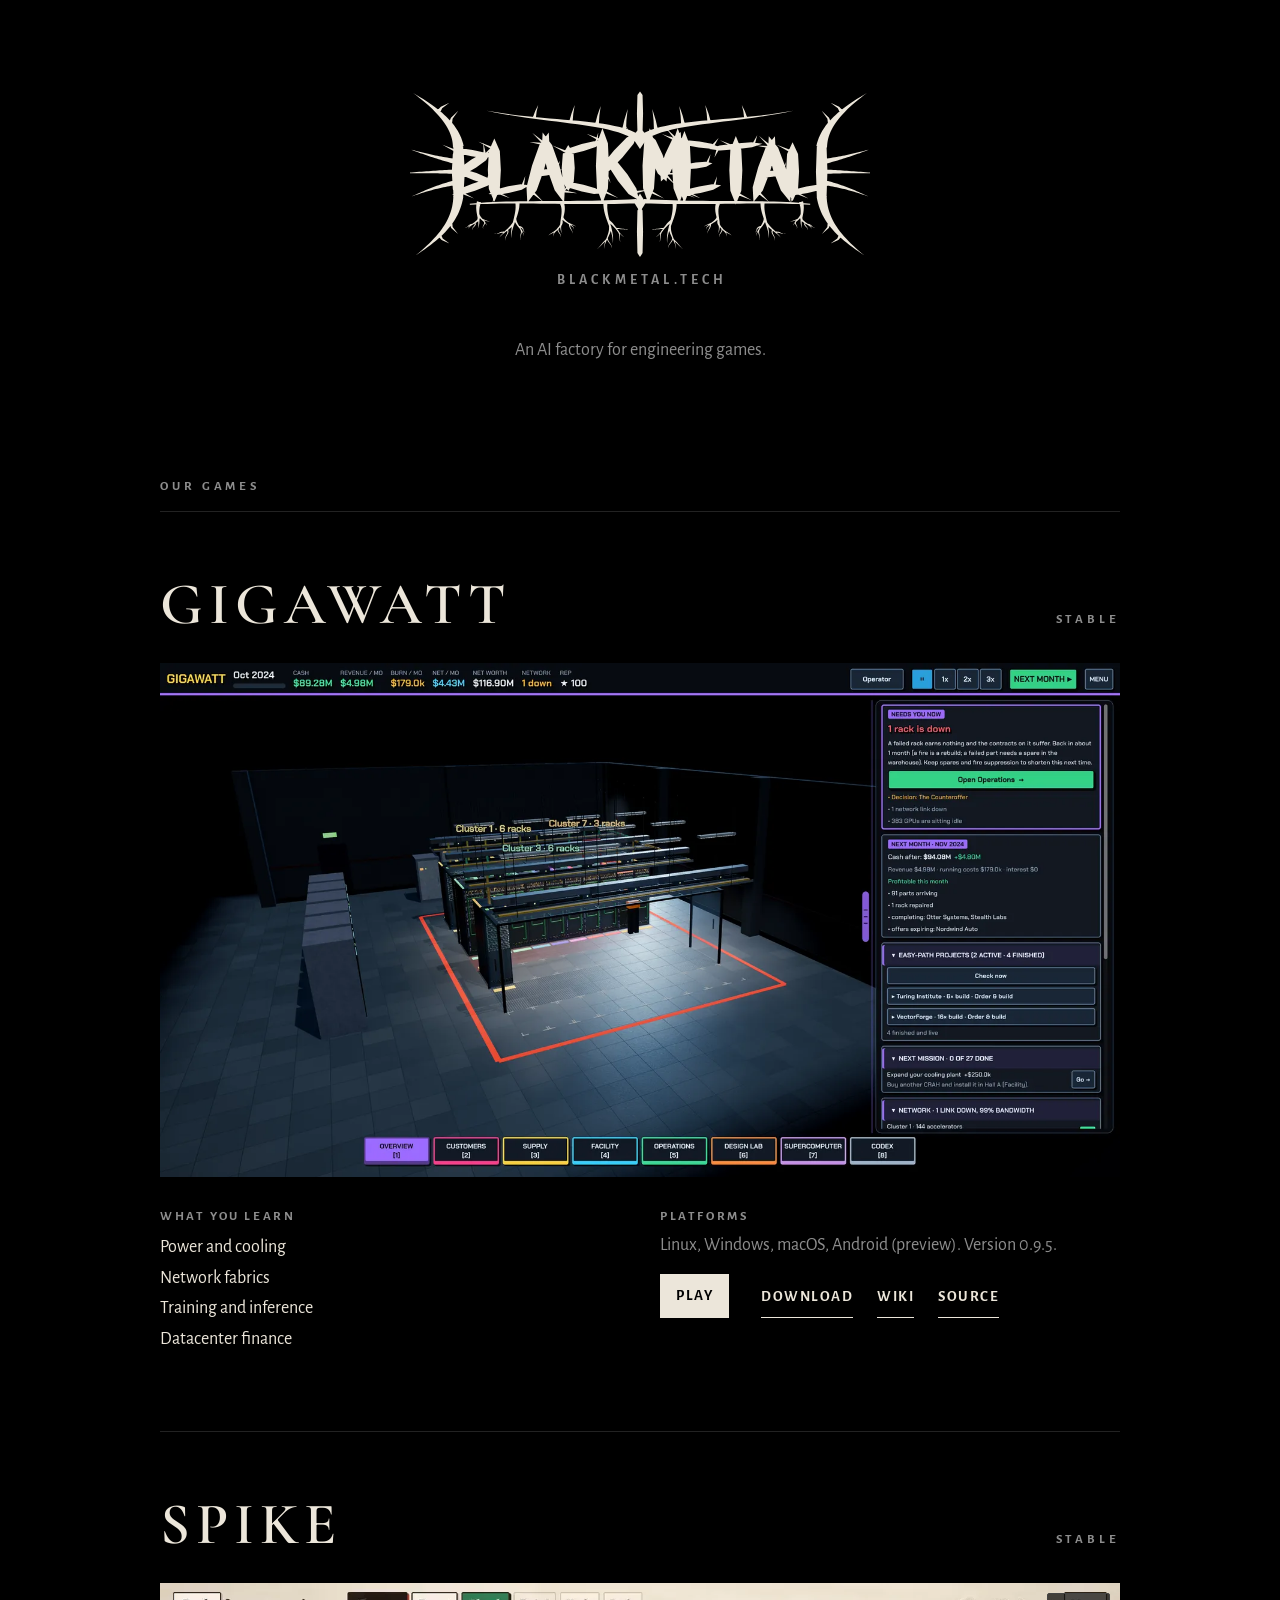
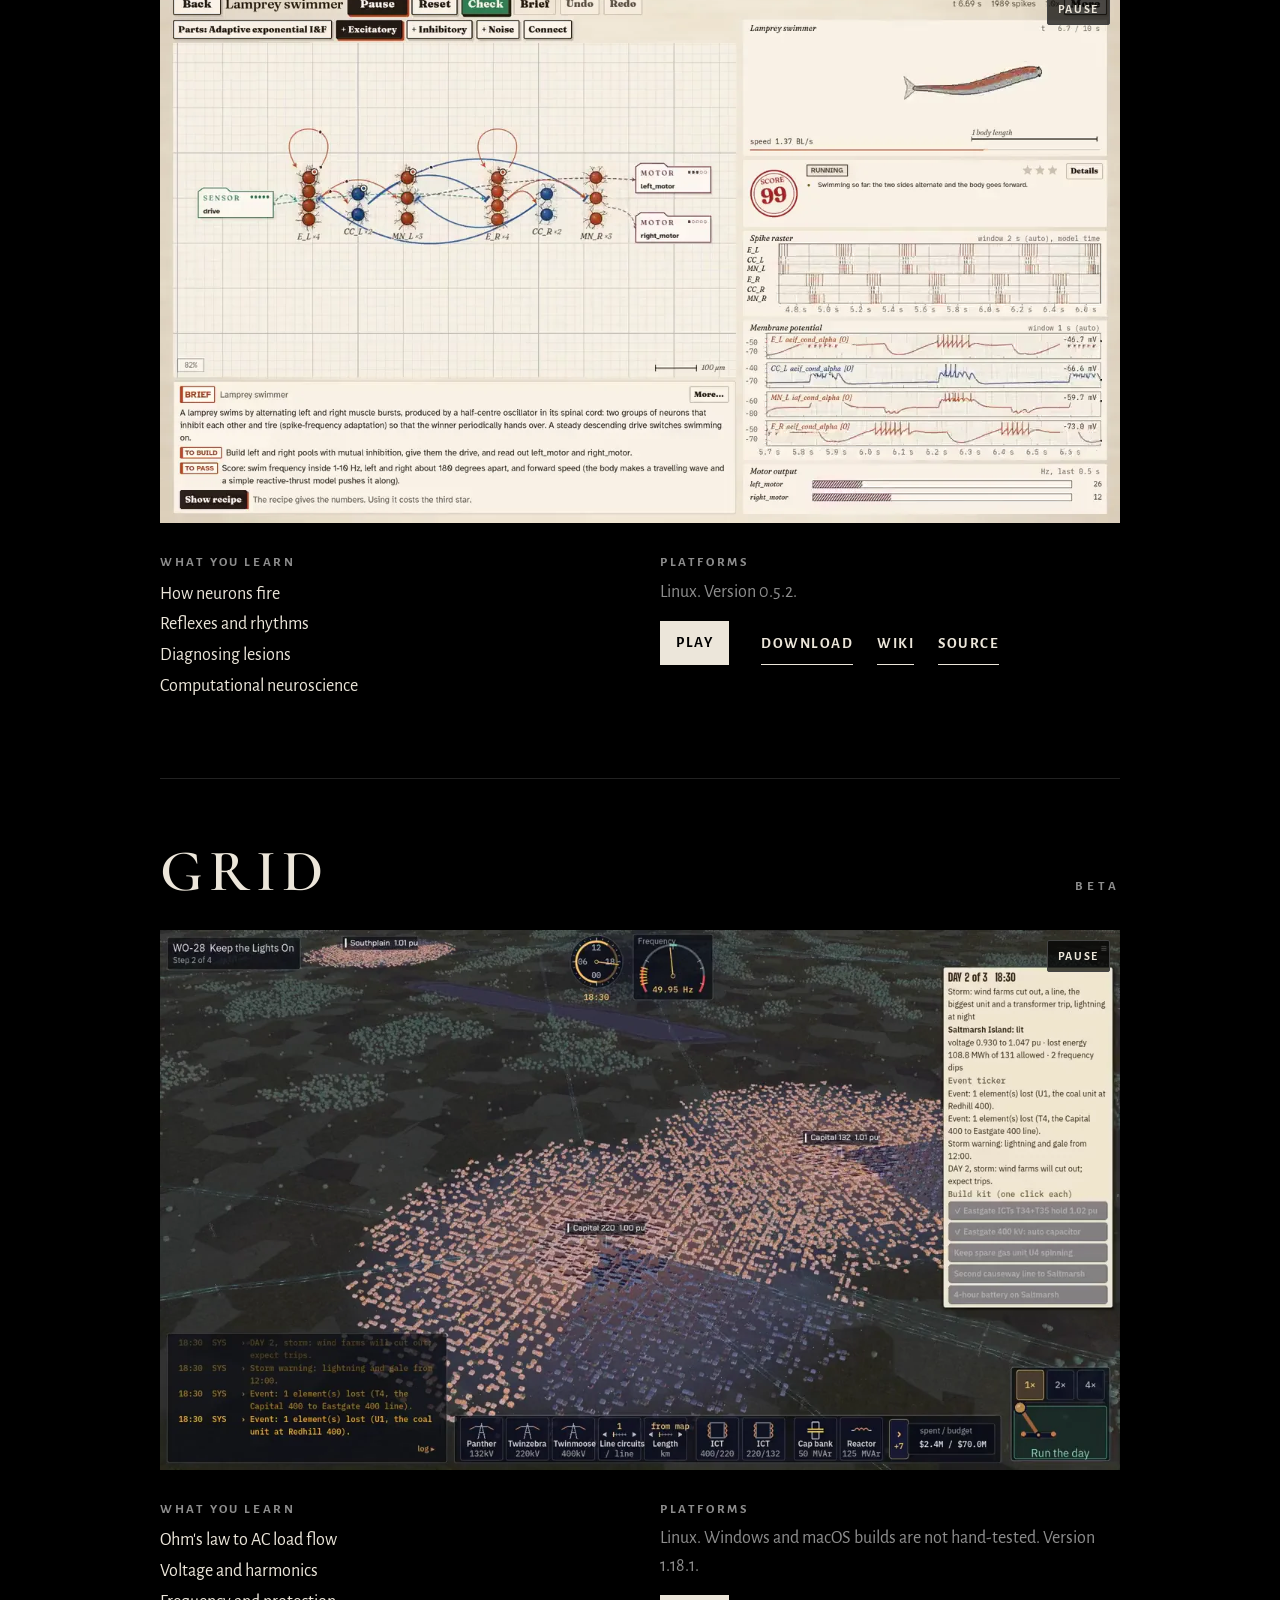
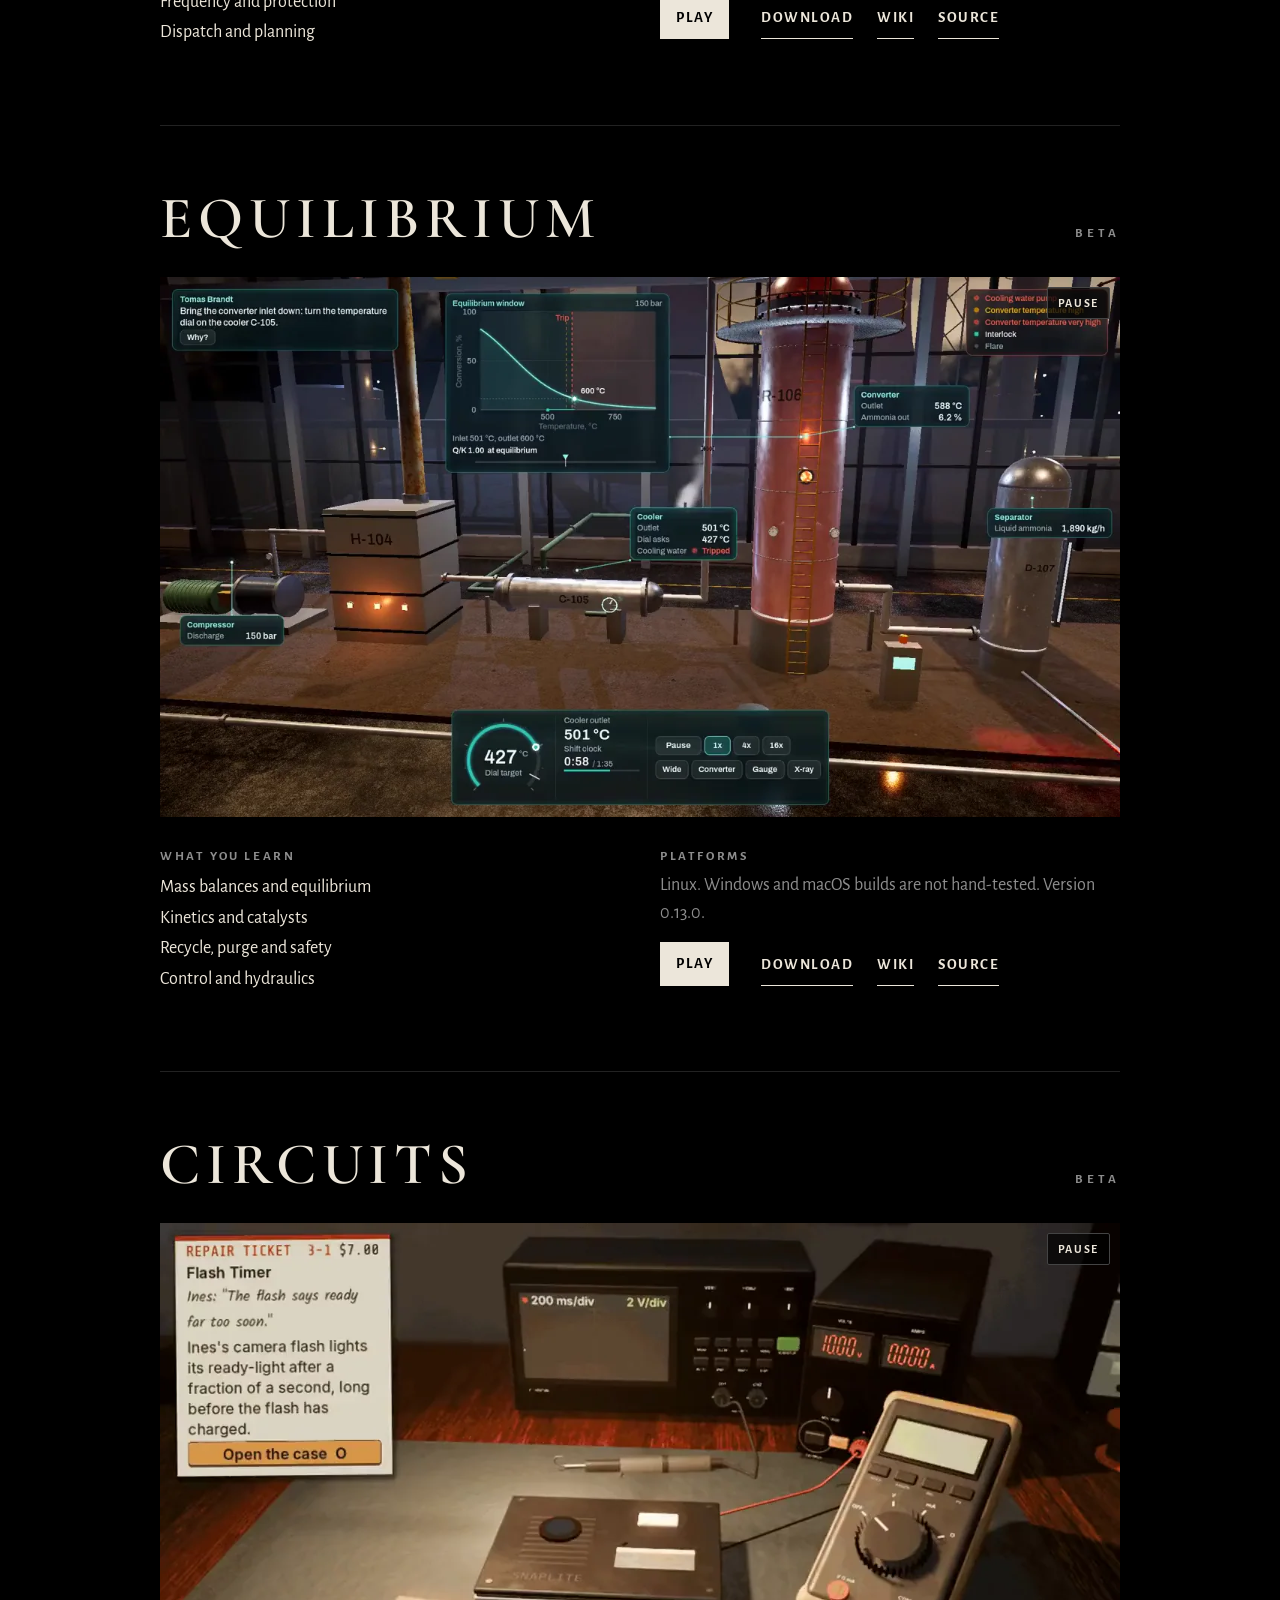
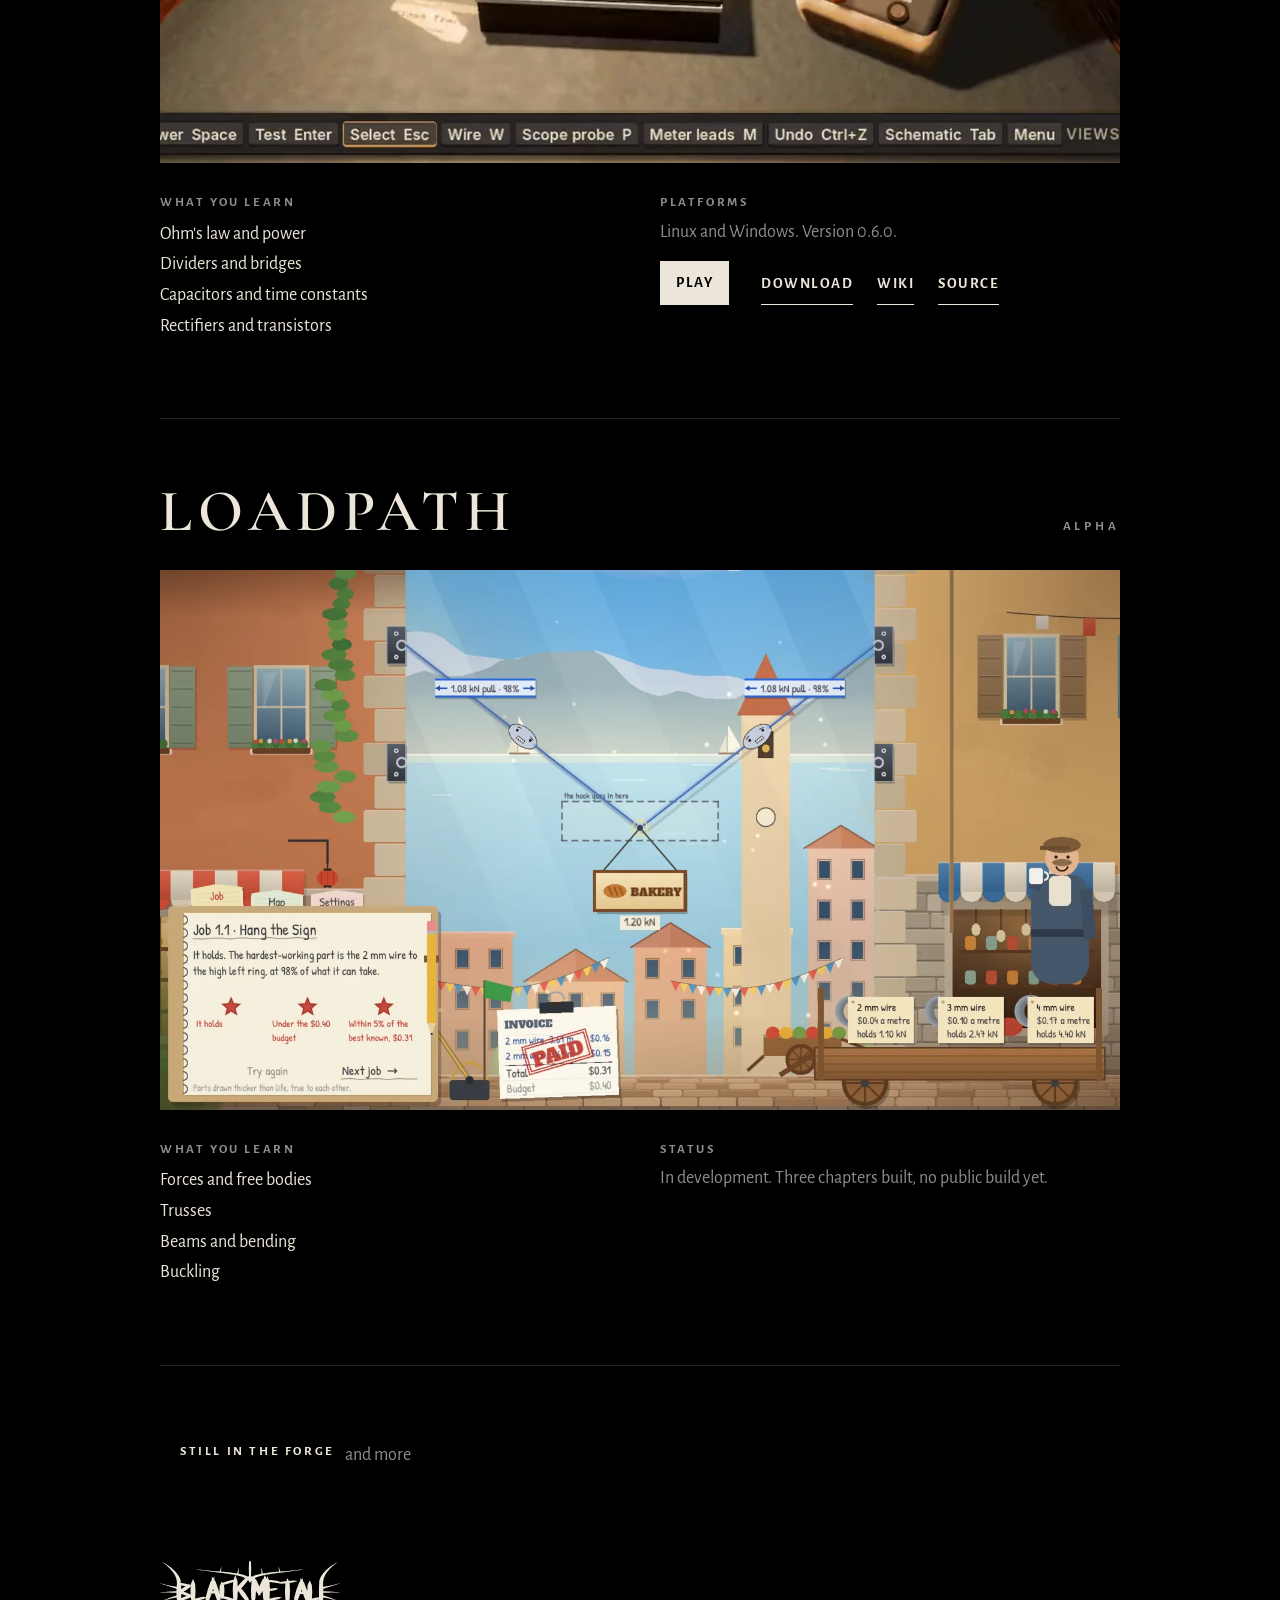
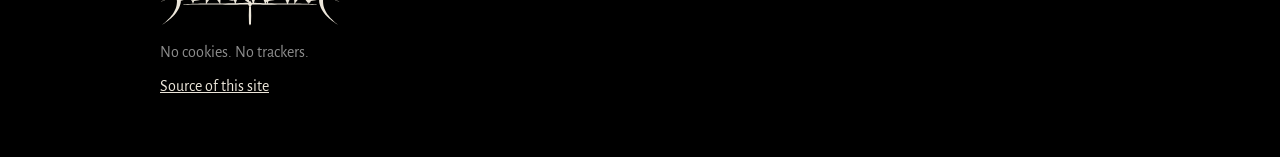
<file: index.html>
<!doctype html>
<html lang="en">
<head>
<meta charset="utf-8">
<meta name="viewport" content="width=device-width, initial-scale=1">
<title>BLACKMETAL — an AI factory for engineering games</title>
<meta name="description" content="blackmetal.tech makes engineering games that replace textbooks: Gigawatt, Spike, Grid, Equilibrium, Circuits, and Loadpath in the pipeline.">
<link rel="canonical" href="https://blackmetal.tech/">
<link rel="icon" href="favicon.svg" type="image/svg+xml">
<meta name="theme-color" content="#000000">
<meta property="og:type" content="website">
<meta property="og:site_name" content="blackmetal.tech">
<meta property="og:title" content="BLACKMETAL — an AI factory for engineering games">
<meta property="og:description" content="An AI factory for engineering games.">
<meta property="og:url" content="https://blackmetal.tech/">
<meta property="og:image" content="https://blackmetal.tech/assets/og.jpg">
<meta property="og:image:width" content="1200">
<meta property="og:image:height" content="630">
<meta name="twitter:card" content="summary_large_image">
<link rel="preconnect" href="https://fonts.googleapis.com">
<link rel="preconnect" href="https://fonts.gstatic.com" crossorigin>
<link rel="stylesheet" href="https://fonts.googleapis.com/css2?family=Alegreya+Sans:ital,wght@0,400;0,500;0,700;1,400&family=Cormorant+Garamond:wght@500;600&display=swap">
<link rel="stylesheet" href="style.css">
</head>
<body>
<svg width="0" height="0" style="position:absolute" aria-hidden="true">
  <symbol id="logo" viewBox="0 0 1200 440"><path fill="currentColor" d="M140.3 166.8 143.0 213.0 140.3 259.2 126.0 290.0 111.7 259.2 109.0 213.0 111.7 166.8 126.0 136.0Z M126.0 158.4 126.0 166.4 84.7 143.0Z M167.3 283.0 126.0 267.6 126.0 259.6Z M133.0 152.1 163.5 156.3 193.5 163.2 212.4 173.8 191.0 177.1 160.5 172.9 130.5 166.0 111.6 155.4Z M124.9 157.8 132.8 159.2 111.4 180.7Z M212.6 148.5 199.1 171.4 191.2 170.0Z M198.5 183.2 172.7 202.3 144.7 218.3 121.2 221.4 133.5 201.0 159.3 181.9 187.3 165.9 210.8 162.8Z M198.8 170.7 192.1 175.1 191.2 137.1Z M140.8 247.1 133.2 213.5 139.9 209.1Z M142.7 207.1 173.5 216.7 203.2 229.3 220.4 244.7 197.3 245.3 166.5 235.7 136.8 223.1 119.6 207.7Z M133.1 212.7 140.6 215.4 113.6 235.6Z M226.4 216.8 206.9 239.7 199.4 237.0Z M202.4 249.6 169.4 263.1 135.2 273.6 110.0 273.7 129.6 257.8 162.6 244.3 196.8 233.8 222.0 233.7Z M206.6 239.2 199.0 241.9 206.9 209.3Z M125.1 298.1 125.4 268.2 133.0 265.5Z M234.3 159.4 237.0 209.0 234.3 258.6 220.0 291.6 205.7 258.6 203.0 209.0 205.7 159.4 220.0 126.4Z M220.0 150.7 220.0 158.7 178.7 135.3Z M261.3 282.7 220.0 267.3 220.0 259.3Z M224.5 259.5 256.1 251.2 288.4 245.6 311.2 248.2 291.5 260.0 259.9 268.3 227.6 273.8 204.8 271.3Z M219.1 268.2 226.9 266.5 215.3 295.2Z M300.7 224.3 296.9 251.3 289.1 253.0Z M303.9 253.5 318.2 197.7 337.5 143.4 362.0 110.8 364.1 151.5 349.8 207.3 330.5 261.6 306.0 294.2Z M314.4 266.6 316.8 258.9 348.7 292.8Z M319.3 112.1 353.6 138.4 351.2 146.0Z M370.5 143.4 389.8 197.7 404.1 253.5 402.0 294.2 377.5 261.6 358.2 207.3 343.9 151.5 346.0 110.8Z M354.4 138.4 356.8 146.0 311.4 135.7Z M436.6 269.2 393.6 266.6 391.2 258.9Z M328.8 212.5 353.4 206.9 378.5 204.0 396.2 208.0 380.8 217.7 356.2 223.2 331.1 226.2 313.4 222.1Z M323.6 220.4 331.5 219.0 318.8 246.3Z M390.8 183.9 386.0 209.8 378.1 211.1Z M484.1 148.7 453.0 159.1 421.0 166.7 397.8 165.1 416.7 151.5 447.8 141.1 479.8 133.5 503.0 135.1Z M488.8 139.1 481.1 141.3 491.1 110.6Z M409.7 189.6 412.0 161.0 419.7 158.8Z M427.1 167.7 429.8 203.7 427.1 239.7 412.8 263.7 398.5 239.7 395.8 203.7 398.5 167.7 412.8 143.6Z M412.8 160.2 412.8 168.2 371.5 144.8Z M454.1 262.6 412.8 247.1 412.8 239.1Z M420.7 240.7 452.6 247.2 483.8 256.5 503.0 269.1 480.1 271.2 448.2 264.7 417.0 255.4 397.8 242.8Z M411.9 246.3 419.7 248.3 396.2 269.4Z M504.6 242.5 488.9 265.5 481.1 263.6Z M516.3 139.2 519.0 198.0 516.3 256.8 502.0 296.0 487.7 256.8 485.0 198.0 487.7 139.2 502.0 100.0Z M502.0 129.6 502.0 137.6 460.7 114.2Z M543.3 281.8 502.0 266.4 502.0 258.4Z M502.3 194.5 532.1 157.6 565.4 123.9 595.4 108.4 583.3 139.9 553.5 176.8 520.2 210.5 490.2 226.0Z M505.5 208.8 510.9 202.9 523.5 243.0Z M562.1 91.4 580.1 125.6 574.7 131.5Z M539.5 186.1 567.0 220.0 590.5 256.7 597.4 287.6 570.1 271.5 542.6 237.6 519.1 200.9 512.2 170.0Z M524.5 186.9 529.2 193.4 485.9 197.6Z M623.7 260.0 585.1 270.7 580.4 264.2Z M608.0 256.5 606.6 197.6 610.7 138.9 625.8 100.0 639.2 139.5 640.6 198.4 636.5 257.1 621.4 296.0Z M622.0 266.4 622.2 258.4 663.0 282.8Z M584.2 113.2 625.2 129.6 625.0 137.6Z M640.8 130.3 658.7 168.2 671.7 208.0 669.4 238.9 646.4 218.1 628.5 180.2 615.5 140.4 617.8 109.5Z M625.2 128.0 628.2 135.4 582.6 128.9Z M704.6 219.5 662.0 220.4 659.0 213.0Z M652.3 208.0 665.3 168.2 683.2 130.3 706.2 109.5 708.5 140.4 695.5 180.2 677.6 218.1 654.6 238.9Z M662.0 220.4 665.0 213.0 693.5 249.0Z M667.3 99.4 698.8 128.0 695.8 135.4Z M713.3 138.9 717.4 197.6 716.0 256.5 702.6 296.0 687.5 257.1 683.4 198.4 684.8 139.5 698.2 100.0Z M698.8 129.6 699.0 137.6 657.2 115.1Z M743.6 280.9 702.0 266.4 701.8 258.4Z M730.3 144.7 733.0 201.0 730.3 257.3 716.0 294.8 701.7 257.3 699.0 201.0 701.7 144.7 716.0 107.2Z M716.0 135.4 716.0 143.4 674.7 119.9Z M757.3 282.1 716.0 266.6 716.0 258.6Z M723.0 130.9 755.1 134.2 786.9 139.9 807.2 149.5 785.0 153.2 752.9 149.9 721.1 144.2 700.8 134.5Z M715.1 136.6 723.0 137.7 702.9 159.2Z M805.1 124.9 792.9 147.5 785.0 146.4Z M720.0 193.8 745.4 189.2 771.1 187.0 789.0 191.4 772.8 200.2 747.4 204.8 721.7 206.9 703.8 202.6Z M714.5 201.2 722.4 200.2 708.8 226.1Z M784.0 167.8 778.3 192.8 770.4 193.8Z M721.0 259.7 754.3 251.6 788.2 246.1 812.0 248.7 791.0 260.3 757.7 268.4 723.8 273.8 700.0 271.2Z M715.3 268.1 723.1 266.6 711.1 294.8Z M800.9 225.1 796.7 251.8 788.9 253.4Z M807.7 145.0 849.2 139.5 891.0 136.5 919.4 140.0 892.3 149.1 850.8 154.6 809.0 157.6 780.6 154.1Z M800.4 152.1 808.3 151.3 794.2 176.2Z M905.8 117.9 899.6 142.0 891.7 142.8Z M864.3 156.0 867.0 209.4 864.3 262.9 850.0 298.5 835.7 262.9 833.0 209.4 835.7 156.0 850.0 120.3Z M850.0 146.9 850.0 154.9 808.7 131.4Z M891.3 287.4 850.0 271.9 850.0 263.9Z M894.0 253.9 908.3 201.5 927.6 150.8 952.0 120.7 954.0 159.4 939.7 211.7 920.4 262.5 896.0 292.5Z M904.4 266.9 906.8 259.3 938.0 293.7Z M910.0 119.6 943.6 146.4 941.2 154.0Z M960.4 150.8 979.7 201.5 994.0 253.9 992.0 292.5 967.6 262.5 948.3 211.7 934.0 159.4 936.0 120.7Z M944.4 146.4 946.8 154.0 901.4 144.6Z M1026.6 268.7 983.6 266.9 981.2 259.3Z M918.9 215.6 943.5 210.4 968.6 207.7 986.2 211.8 970.7 221.2 946.1 226.5 921.0 229.2 903.4 225.0Z M913.6 223.4 921.5 222.2 908.5 249.0Z M981.1 187.9 976.0 213.5 968.1 214.7Z M1012.3 166.8 1015.0 213.0 1012.3 259.2 998.0 290.0 983.7 259.2 981.0 213.0 983.7 166.8 998.0 136.0Z M998.0 158.4 998.0 166.4 956.7 143.0Z M1039.3 283.0 998.0 267.6 998.0 259.6Z M1002.6 259.7 1034.3 251.9 1066.5 246.8 1089.2 249.5 1069.4 260.9 1037.7 268.7 1005.5 273.8 982.8 271.1Z M997.1 268.2 1005.0 266.6 993.0 294.8Z M1079.0 225.8 1074.9 252.4 1067.0 254.0Z M138.6 145.0 141.0 213.0 138.6 281.0 126.0 302.1 113.4 281.0 111.0 213.0 113.4 145.0 126.0 123.9Z M112.1 150.0 111.8 143.9 111.2 138.2 110.3 132.4 109.0 126.7 107.3 120.9 105.2 115.0 102.8 109.2 99.9 103.3 96.8 97.4 93.2 91.5 89.3 85.6 85.0 79.6 80.4 73.7 75.4 67.7 70.0 61.7 64.4 55.8 58.4 49.8 52.1 43.8 45.5 37.9 38.5 31.9 31.3 25.9 23.8 20.0 16.1 14.0 8.0 8.0 8.0 8.0 16.7 13.0 25.2 18.0 33.4 23.1 41.3 28.2 49.0 33.3 56.5 38.4 63.7 43.6 70.6 48.8 77.2 54.1 83.6 59.4 89.7 64.9 95.5 70.4 101.0 76.0 106.2 81.7 111.2 87.5 115.8 93.4 120.0 99.5 124.0 105.7 127.6 112.1 130.8 118.6 133.7 125.3 136.2 132.2 138.3 139.2 139.9 146.0Z M138.9 279.6 137.4 287.5 135.5 295.4 133.2 303.2 130.6 310.7 127.6 318.1 124.3 325.2 120.6 332.1 116.6 338.9 112.3 345.4 107.7 351.8 102.8 358.1 97.7 364.2 92.2 370.2 86.4 376.1 80.4 381.9 74.1 387.6 67.5 393.2 60.7 398.8 53.6 404.4 46.2 409.9 38.5 415.4 30.6 420.9 22.4 426.5 14.0 432.0 14.0 432.0 21.8 425.6 29.3 419.2 36.5 412.9 43.4 406.6 50.0 400.3 56.3 394.0 62.3 387.7 68.0 381.5 73.3 375.2 78.3 368.9 83.0 362.6 87.3 356.3 91.3 350.0 95.0 343.6 98.3 337.2 101.3 330.8 103.9 324.3 106.2 317.7 108.2 311.1 109.8 304.5 111.1 297.7 112.1 290.8 112.7 283.9 113.1 276.4Z M124.6 194.9 119.7 193.6 114.7 192.2 109.7 190.9 104.7 189.5 99.7 188.1 94.7 186.7 89.7 185.2 84.6 183.7 79.5 182.2 74.4 180.6 69.3 179.0 64.1 177.4 58.9 175.7 53.6 174.0 48.3 172.2 43.0 170.4 37.6 168.5 32.1 166.6 26.6 164.7 21.0 162.6 15.4 160.6 9.7 158.4 3.9 156.2 -2.0 154.0 -2.0 154.0 4.0 155.7 10.0 157.3 15.9 158.9 21.7 160.4 27.5 161.9 33.1 163.3 38.7 164.6 44.3 165.9 49.8 167.2 55.2 168.4 60.6 169.5 65.9 170.6 71.2 171.7 76.4 172.7 81.6 173.7 86.8 174.6 91.9 175.6 97.0 176.4 102.1 177.3 107.2 178.1 112.3 178.9 117.3 179.7 122.3 180.4 127.4 181.1Z M127.4 246.9 122.4 247.6 117.4 248.4 112.3 249.2 107.3 250.0 102.3 250.9 97.3 251.9 92.2 252.9 87.1 253.9 82.1 255.0 77.0 256.2 71.9 257.3 66.8 258.6 61.7 259.9 56.5 261.3 51.4 262.7 46.2 264.1 41.0 265.7 35.8 267.2 30.5 268.9 25.3 270.6 20.0 272.3 14.7 274.2 9.4 276.1 4.0 278.0 4.0 278.0 9.1 275.5 14.2 273.1 19.3 270.7 24.4 268.4 29.5 266.1 34.6 264.0 39.6 261.8 44.6 259.7 49.7 257.7 54.7 255.7 59.7 253.8 64.7 251.9 69.7 250.1 74.7 248.3 79.7 246.6 84.7 244.9 89.7 243.3 94.7 241.7 99.7 240.2 104.7 238.7 109.6 237.2 114.6 235.8 119.6 234.5 124.6 233.1Z M126.0 219.0 119.8 218.8 113.7 218.5 107.7 218.3 101.8 218.2 95.9 218.0 90.0 217.8 84.1 217.7 78.3 217.6 72.5 217.5 66.6 217.4 60.8 217.3 54.8 217.2 48.9 217.2 42.8 217.1 36.7 217.1 30.5 217.1 24.2 217.0 17.8 217.0 11.2 217.0 4.5 217.0 -2.4 217.0 -9.4 217.0 -16.6 217.0 -24.0 217.0 -24.0 217.0 -16.6 216.5 -9.4 216.0 -2.4 215.5 4.4 215.0 11.1 214.5 17.7 214.0 24.1 213.6 30.4 213.1 36.6 212.6 42.7 212.1 48.7 211.7 54.7 211.3 60.6 210.8 66.4 210.4 72.3 210.0 78.1 209.6 84.0 209.2 89.8 208.8 95.7 208.5 101.6 208.2 107.6 207.8 113.7 207.5 119.8 207.3 126.0 207.0Z M99.1 91.2 106.8 72.2 126.0 54.3 126.0 54.3 111.1 74.7 108.8 93.7Z M69.5 55.1 80.6 43.8 102.7 33.5 102.7 33.5 83.8 47.6 77.7 60.8Z M109.7 340.3 111.3 357.5 125.3 376.0 125.3 376.0 107.4 359.8 100.9 342.3Z M80.6 376.1 85.3 387.7 102.9 400.4 102.9 400.4 82.4 391.2 73.1 381.0Z M595.1 135.6 586.4 129.5 577.1 124.1 566.7 119.2 555.5 114.6 543.3 110.5 530.3 106.7 516.5 103.2 501.9 100.1 486.6 97.1 470.7 94.4 454.1 91.9 437.0 89.5 419.3 87.1 401.1 84.8 382.5 82.5 363.4 80.2 343.9 77.7 324.1 75.1 304.0 72.3 283.6 69.3 263.0 66.0 242.1 62.4 221.1 58.4 200.0 54.0 200.0 54.0 221.3 57.7 242.4 60.9 263.3 63.8 284.0 66.3 304.5 68.6 324.6 70.6 344.5 72.5 364.0 74.2 383.2 75.8 401.9 77.4 420.2 78.9 438.0 80.5 455.3 82.2 472.1 84.0 488.4 86.0 504.0 88.2 519.1 90.7 533.5 93.6 547.2 96.8 560.3 100.4 572.6 104.6 584.3 109.3 595.1 114.6 604.9 120.4Z M552.4 106.8 559.1 78.0 567.9 49.5 567.9 49.5 564.6 79.0 563.4 108.3Z M482.5 90.8 489.0 66.1 497.5 41.6 497.5 41.6 494.0 67.1 492.5 92.4Z M415.3 82.2 421.5 60.5 429.7 39.0 429.7 39.0 426.0 61.5 424.2 83.8Z M320.4 71.9 326.4 55.3 334.4 38.9 334.4 38.9 330.3 56.4 328.3 73.8Z M590.3 295.5 571.4 296.2 552.3 296.8 533.1 297.2 513.8 297.5 494.4 297.7 475.0 297.7 455.6 297.7 436.2 297.6 416.8 297.4 397.6 297.2 378.5 297.0 359.5 296.7 340.7 296.5 322.2 296.3 303.9 296.2 285.9 296.1 268.2 296.1 250.9 296.2 233.9 296.3 217.4 296.7 201.3 297.1 185.7 297.7 170.7 298.5 156.1 299.5 155.9 296.5 170.4 295.2 185.5 294.1 201.1 293.1 217.2 292.3 233.8 291.7 250.8 291.2 268.1 290.7 285.8 290.4 303.9 290.2 322.2 290.0 340.7 289.9 359.5 289.8 378.5 289.6 397.6 289.5 416.8 289.4 436.1 289.2 455.5 289.0 474.9 288.7 494.3 288.3 513.6 287.8 532.8 287.2 551.9 286.5 570.9 285.6 589.7 284.5Z M515.5 292.3 514.7 300.1 514.6 307.8 515.3 315.6 516.5 323.5 518.2 331.5 520.2 339.4 522.3 347.4 524.4 355.3 526.4 363.2 528.0 371.0 529.2 378.6 529.8 386.1 529.7 393.4 528.6 400.4 528.6 400.4 528.9 393.3 528.3 386.2 526.9 379.0 525.0 371.7 522.6 364.3 519.9 356.7 517.0 349.1 514.2 341.3 511.4 333.4 508.9 325.3 506.8 317.1 505.3 308.7 504.4 300.1 504.5 291.7Z M519.1 338.0 523.0 341.5 526.6 345.1 529.7 348.6 532.6 352.1 535.2 355.5 537.6 358.9 540.0 362.2 542.2 365.5 544.5 368.7 546.9 371.9 549.5 375.1 552.3 378.2 555.4 381.2 558.8 384.3 558.8 384.3 555.1 381.6 551.7 378.8 548.5 376.0 545.6 373.1 542.9 370.1 540.2 367.1 537.6 364.1 534.9 361.0 532.2 358.0 529.3 354.9 526.3 351.9 523.0 348.8 519.3 345.8 515.3 342.7Z M537.2 358.5 537.4 358.9 538.7 359.3 540.7 359.8 543.4 360.3 546.5 360.8 549.9 361.3 553.4 361.7 556.9 362.2 560.2 362.7 563.3 363.2 565.8 363.6 567.7 364.1 568.9 364.6 569.2 365.0 569.2 365.0 568.8 364.8 567.6 364.6 565.7 364.3 563.1 364.1 560.1 363.9 556.8 363.6 553.3 363.4 549.7 363.1 546.3 362.9 543.1 362.6 540.3 362.4 538.1 362.1 536.4 361.8 535.4 361.4Z M542.5 365.2 544.5 367.8 545.9 370.4 546.8 373.0 547.3 375.6 547.5 378.0 547.5 380.4 547.3 382.7 547.2 385.0 547.1 387.2 547.2 389.4 547.6 391.6 548.4 393.7 549.6 395.8 551.4 398.0 551.4 398.0 549.4 396.0 547.9 393.9 546.9 391.8 546.3 389.6 545.9 387.3 545.7 385.0 545.7 382.7 545.6 380.4 545.4 378.2 545.0 376.0 544.3 373.8 543.4 371.7 542.0 369.6 539.9 367.4Z M525.2 356.0 525.0 360.6 524.2 365.2 523.0 369.8 521.4 374.2 519.6 378.6 517.6 382.8 515.6 387.0 513.6 391.1 511.7 395.2 510.0 399.2 508.6 403.1 507.6 406.9 507.0 410.8 506.9 414.6 506.9 414.6 506.5 410.8 506.7 406.8 507.4 402.8 508.4 398.6 509.7 394.4 511.2 390.1 512.8 385.8 514.5 381.5 516.0 377.2 517.3 372.8 518.4 368.6 519.1 364.4 519.3 360.3 519.1 356.0Z M517.6 382.8 516.4 385.0 516.1 386.9 516.3 389.0 517.0 391.3 518.1 393.6 519.6 396.0 521.1 398.4 522.7 400.7 524.2 403.1 525.4 405.5 526.1 407.8 526.3 410.1 525.8 412.3 524.6 414.3 524.6 414.3 525.6 412.2 525.9 410.1 525.4 408.0 524.5 405.9 523.2 403.7 521.6 401.6 519.8 399.3 518.0 397.0 516.3 394.7 514.8 392.3 513.8 389.7 513.2 387.0 513.5 384.1 514.5 381.5Z M513.5 391.9 511.4 393.5 509.5 395.2 507.6 396.8 505.8 398.5 504.1 400.1 502.4 401.7 500.8 403.3 499.2 405.0 497.5 406.5 495.9 408.1 494.2 409.7 492.5 411.2 490.7 412.6 488.8 414.1 488.8 414.1 490.5 412.5 492.2 410.8 493.7 409.1 495.2 407.5 496.7 405.7 498.1 404.0 499.6 402.2 501.0 400.4 502.6 398.6 504.1 396.8 505.8 395.0 507.5 393.1 509.4 391.2 511.3 389.4Z M400.1 289.9 402.4 296.7 403.7 303.8 403.9 310.7 403.3 317.4 402.2 323.8 400.7 330.0 399.0 336.1 397.4 342.0 395.9 347.9 394.8 353.6 394.2 359.2 394.4 364.8 395.4 370.4 397.6 376.0 397.6 376.0 394.7 370.6 392.8 365.1 391.9 359.3 391.7 353.3 392.0 347.3 392.7 341.1 393.6 335.0 394.5 328.9 395.2 322.8 395.5 316.8 395.3 311.0 394.4 305.3 392.7 299.9 389.9 294.1Z M400.6 329.5 400.3 331.6 400.8 333.5 402.2 335.8 404.5 338.4 407.3 341.1 410.5 343.8 414.0 346.5 417.4 349.2 420.7 351.9 423.6 354.6 425.9 357.3 427.4 359.9 428.0 362.4 427.5 364.7 427.5 364.7 427.6 362.4 426.7 360.3 424.9 358.1 422.4 355.9 419.3 353.6 415.9 351.3 412.2 349.0 408.5 346.6 404.9 344.1 401.5 341.6 398.6 338.9 396.3 336.0 394.8 332.6 394.6 329.4Z M410.4 343.8 411.6 344.6 412.9 345.5 414.5 346.4 416.2 347.3 418.0 348.2 419.9 349.0 421.8 349.9 423.7 350.8 425.5 351.7 427.3 352.5 428.9 353.4 430.4 354.2 431.6 355.0 432.6 355.8 432.6 355.8 431.5 355.2 430.2 354.6 428.6 354.0 426.9 353.4 425.1 352.8 423.2 352.1 421.2 351.5 419.2 350.8 417.2 350.1 415.2 349.5 413.4 348.8 411.6 348.0 410.0 347.3 408.6 346.6Z M418.3 350.6 417.9 352.2 417.8 353.8 418.0 355.4 418.5 357.2 419.1 359.0 419.9 360.8 420.8 362.6 421.7 364.4 422.5 366.3 423.2 368.1 423.7 369.8 423.9 371.6 423.8 373.2 423.3 374.8 423.3 374.8 423.5 373.2 423.4 371.6 423.0 370.0 422.3 368.4 421.4 366.8 420.4 365.1 419.3 363.4 418.3 361.7 417.2 359.9 416.3 358.0 415.5 356.1 415.0 354.1 414.8 352.0 415.0 350.0Z M398.0 341.0 398.5 344.6 397.9 348.4 396.3 352.0 394.1 355.2 391.5 358.3 388.6 361.3 385.6 364.2 382.7 367.0 379.9 369.7 377.6 372.4 375.7 375.1 374.5 377.7 374.1 380.4 374.7 383.1 374.7 383.1 373.7 380.4 373.6 377.5 374.5 374.5 376.1 371.5 378.3 368.4 380.8 365.2 383.4 362.1 386.0 358.9 388.5 355.8 390.5 352.8 392.0 349.9 392.8 347.2 392.9 344.8 392.1 342.2Z M388.8 360.9 387.8 362.5 387.4 363.9 387.4 365.5 387.7 367.1 388.5 368.9 389.4 370.7 390.4 372.6 391.5 374.5 392.5 376.3 393.3 378.2 393.7 380.0 393.7 381.8 393.1 383.5 392.0 385.1 392.0 385.1 392.9 383.4 393.2 381.8 393.0 380.2 392.4 378.6 391.4 376.9 390.3 375.2 389.0 373.5 387.8 371.7 386.6 369.9 385.5 368.0 384.8 365.9 384.5 363.8 384.9 361.4 385.9 359.3Z M382.7 367.4 381.2 368.4 379.7 369.3 378.0 370.3 376.3 371.2 374.5 372.1 372.8 373.0 371.0 373.9 369.3 374.8 367.6 375.7 365.9 376.5 364.4 377.4 362.9 378.2 361.5 379.0 360.3 379.8 360.3 379.8 361.4 378.8 362.6 377.8 364.0 376.7 365.4 375.7 367.0 374.6 368.6 373.6 370.2 372.5 371.8 371.4 373.4 370.3 375.0 369.2 376.6 368.1 378.1 367.0 379.4 365.9 380.7 364.8Z M285.5 291.6 285.6 299.0 284.9 306.6 283.6 314.0 281.8 321.2 279.6 328.2 277.3 335.2 274.8 342.0 272.3 348.7 270.0 355.2 268.0 361.7 266.3 368.1 265.1 374.4 264.6 380.6 264.9 386.8 264.9 386.8 263.8 380.6 263.6 374.3 264.0 367.7 264.9 361.0 266.2 354.2 267.8 347.3 269.5 340.4 271.2 333.4 272.8 326.4 274.1 319.5 275.1 312.6 275.5 305.8 275.4 299.2 274.5 292.4Z M277.3 334.1 277.3 337.4 277.9 340.6 279.1 344.0 280.7 347.5 282.6 351.0 284.8 354.6 287.1 358.2 289.5 361.7 291.7 365.3 293.6 368.8 295.2 372.3 296.4 375.6 296.9 378.9 296.8 382.0 296.8 382.0 296.5 379.0 295.6 375.9 294.1 372.8 292.1 369.7 289.9 366.5 287.4 363.2 284.7 359.9 282.0 356.6 279.4 353.2 276.9 349.6 274.8 346.0 273.0 342.3 271.7 338.3 271.2 334.5Z M283.9 354.0 288.0 355.5 291.1 357.0 293.3 358.6 294.8 360.2 295.6 361.8 296.0 363.4 296.1 364.8 296.2 366.0 296.4 367.2 296.9 368.4 298.0 369.7 299.8 371.0 302.5 372.2 306.3 373.5 306.3 373.5 302.4 372.5 299.5 371.4 297.5 370.2 296.2 369.0 295.3 367.7 294.8 366.3 294.4 365.0 294.1 363.8 293.6 362.7 292.9 361.7 291.7 360.6 289.8 359.5 286.9 358.4 282.9 357.2Z M289.9 361.7 291.0 364.0 291.7 366.5 291.9 368.9 291.7 371.3 291.3 373.5 290.6 375.7 289.9 377.8 289.2 379.8 288.6 381.8 288.2 383.8 288.0 385.7 288.1 387.6 288.7 389.6 289.8 391.5 289.8 391.5 288.5 389.7 287.7 387.7 287.3 385.7 287.2 383.7 287.5 381.6 287.9 379.4 288.3 377.3 288.8 375.2 289.2 373.1 289.4 371.1 289.3 369.1 289.0 367.2 288.2 365.3 287.0 363.3Z M272.5 349.8 270.2 352.6 267.5 355.3 264.6 358.1 261.5 360.7 258.3 363.4 255.0 366.0 251.7 368.5 248.4 371.0 245.3 373.5 242.2 376.0 239.4 378.4 236.9 380.7 234.6 383.1 232.7 385.4 232.7 385.4 234.3 382.8 236.2 380.1 238.5 377.4 241.1 374.7 243.8 371.9 246.7 369.1 249.7 366.2 252.7 363.4 255.7 360.5 258.5 357.6 261.2 354.7 263.7 351.8 265.8 349.0 267.6 346.2Z M255.3 363.9 256.4 366.3 256.8 368.8 256.6 371.3 255.9 373.6 254.9 375.8 253.7 377.9 252.4 380.0 251.1 382.0 249.9 383.9 249.0 385.8 248.4 387.7 248.2 389.6 248.6 391.5 249.6 393.4 249.6 393.4 248.3 391.6 247.7 389.6 247.7 387.6 248.1 385.5 248.9 383.4 249.8 381.3 250.9 379.1 252.0 377.0 252.9 374.9 253.6 372.9 254.0 370.9 254.0 369.1 253.5 367.3 252.4 365.4Z M247.8 371.7 244.2 372.0 241.3 372.3 239.0 372.6 237.1 372.9 235.6 373.2 234.3 373.5 233.1 373.8 231.9 374.1 230.6 374.4 229.1 374.7 227.3 375.0 225.1 375.3 222.4 375.5 219.1 375.8 219.1 375.8 222.4 375.3 225.1 374.8 227.2 374.3 228.9 373.8 230.3 373.3 231.4 372.8 232.5 372.2 233.7 371.7 235.0 371.2 236.5 370.6 238.5 370.1 240.8 369.5 243.8 369.0 247.4 368.4Z M185.3 293.6 183.4 298.5 182.1 303.1 181.3 307.9 180.8 312.8 180.7 317.8 180.8 322.9 180.9 328.0 181.1 333.0 181.2 338.1 181.1 343.1 180.7 348.0 179.9 352.8 178.5 357.5 176.6 361.9 176.6 361.9 177.7 357.3 178.3 352.6 178.3 347.9 178.0 343.2 177.3 338.4 176.4 333.5 175.5 328.6 174.5 323.5 173.6 318.3 173.0 313.0 172.6 307.5 172.8 301.8 173.4 296.0 174.7 290.4Z M180.4 322.1 181.1 324.3 182.1 326.5 183.4 328.7 184.9 331.1 186.7 333.4 188.6 335.8 190.6 338.2 192.6 340.6 194.5 342.9 196.3 345.3 197.8 347.6 199.1 349.8 200.0 352.0 200.6 354.1 200.6 354.1 199.6 352.2 198.4 350.3 196.8 348.3 194.9 346.4 192.9 344.4 190.7 342.4 188.4 340.3 186.1 338.2 183.8 336.0 181.6 333.8 179.5 331.5 177.7 329.2 176.0 326.7 174.8 324.3Z M188.1 335.5 189.0 336.1 190.1 336.7 191.5 337.3 193.0 337.9 194.6 338.5 196.3 339.1 198.0 339.7 199.7 340.3 201.4 340.9 202.9 341.5 204.4 342.1 205.6 342.7 206.7 343.3 207.4 343.8 207.4 343.8 206.6 343.5 205.5 343.1 204.2 342.8 202.7 342.4 201.0 342.1 199.3 341.7 197.5 341.3 195.8 341.0 194.0 340.6 192.2 340.2 190.6 339.8 189.1 339.3 187.7 338.9 186.6 338.5Z M192.8 340.2 194.6 342.0 195.7 344.1 196.0 346.1 195.7 348.0 195.1 349.7 194.2 351.3 193.2 352.8 192.2 354.3 191.4 355.7 190.8 357.0 190.5 358.3 190.7 359.7 191.6 361.1 193.2 362.6 193.2 362.6 191.4 361.3 190.3 359.9 189.8 358.4 189.8 356.8 190.3 355.2 190.9 353.6 191.7 352.0 192.5 350.4 193.1 348.9 193.4 347.5 193.4 346.3 193.0 345.2 192.2 344.0 190.5 342.7Z M181.8 332.7 182.0 335.6 180.9 338.8 178.9 341.4 176.3 343.7 173.3 345.8 170.1 347.8 166.7 349.8 163.4 351.7 160.4 353.6 157.7 355.5 155.5 357.3 154.1 359.0 153.5 360.8 153.9 362.7 153.9 362.7 153.1 360.8 153.3 358.7 154.5 356.4 156.5 354.2 159.1 351.9 162.0 349.6 165.1 347.3 168.1 345.0 171.0 342.7 173.4 340.5 175.2 338.4 176.2 336.6 176.4 335.4 175.8 333.9Z M170.5 345.5 171.5 347.4 171.8 349.4 171.4 351.3 170.5 353.1 169.4 354.6 168.1 356.1 166.7 357.5 165.3 358.9 164.1 360.2 163.1 361.5 162.4 362.8 162.1 364.1 162.3 365.4 163.2 366.8 163.2 366.8 162.1 365.5 161.6 364.1 161.7 362.6 162.3 361.1 163.1 359.5 164.2 358.0 165.4 356.4 166.6 354.9 167.6 353.4 168.4 351.9 168.9 350.6 168.9 349.5 168.6 348.5 167.7 347.3Z M163.0 352.3 160.1 352.8 157.8 353.3 156.2 353.7 155.1 354.2 154.3 354.6 153.8 355.0 153.3 355.4 152.7 356.0 152.0 356.6 151.1 357.1 149.9 357.6 148.2 358.1 146.0 358.5 143.2 358.9 143.2 358.9 146.0 358.3 148.1 357.6 149.6 356.9 150.6 356.3 151.2 355.7 151.6 355.1 151.9 354.4 152.4 353.7 153.0 352.9 153.9 352.1 155.2 351.3 157.0 350.5 159.4 349.8 162.4 349.0Z M1086.6 145.0 1089.0 213.0 1086.6 281.0 1074.0 302.1 1061.4 281.0 1059.0 213.0 1061.4 145.0 1074.0 123.9Z M1060.1 146.0 1061.7 139.2 1063.8 132.2 1066.3 125.3 1069.2 118.6 1072.4 112.1 1076.0 105.7 1080.0 99.5 1084.2 93.4 1088.8 87.5 1093.8 81.7 1099.0 76.0 1104.5 70.4 1110.3 64.9 1116.4 59.4 1122.8 54.1 1129.4 48.8 1136.3 43.6 1143.5 38.4 1151.0 33.3 1158.7 28.2 1166.6 23.1 1174.8 18.0 1183.3 13.0 1192.0 8.0 1192.0 8.0 1183.9 14.0 1176.2 20.0 1168.7 25.9 1161.5 31.9 1154.5 37.9 1147.9 43.8 1141.6 49.8 1135.6 55.8 1130.0 61.7 1124.6 67.7 1119.6 73.7 1115.0 79.6 1110.7 85.6 1106.8 91.5 1103.2 97.4 1100.1 103.3 1097.2 109.2 1094.8 115.0 1092.7 120.9 1091.0 126.7 1089.7 132.4 1088.8 138.2 1088.2 143.9 1087.9 150.0Z M1086.9 276.4 1087.3 283.9 1087.9 290.8 1088.9 297.7 1090.2 304.5 1091.8 311.1 1093.8 317.7 1096.1 324.3 1098.7 330.8 1101.7 337.2 1105.0 343.6 1108.7 350.0 1112.7 356.3 1117.0 362.6 1121.7 368.9 1126.7 375.2 1132.0 381.5 1137.7 387.7 1143.7 394.0 1150.0 400.3 1156.6 406.6 1163.5 412.9 1170.7 419.2 1178.2 425.6 1186.0 432.0 1186.0 432.0 1177.6 426.5 1169.4 420.9 1161.5 415.4 1153.8 409.9 1146.4 404.4 1139.3 398.8 1132.5 393.2 1125.9 387.6 1119.6 381.9 1113.6 376.1 1107.8 370.2 1102.3 364.2 1097.2 358.1 1092.3 351.8 1087.7 345.4 1083.4 338.9 1079.4 332.1 1075.7 325.2 1072.4 318.1 1069.4 310.7 1066.8 303.2 1064.5 295.4 1062.6 287.5 1061.1 279.6Z M1072.6 181.1 1077.7 180.4 1082.7 179.7 1087.7 178.9 1092.8 178.1 1097.9 177.3 1103.0 176.4 1108.1 175.6 1113.2 174.6 1118.4 173.7 1123.6 172.7 1128.8 171.7 1134.1 170.6 1139.4 169.5 1144.8 168.4 1150.2 167.2 1155.7 165.9 1161.3 164.6 1166.9 163.3 1172.5 161.9 1178.3 160.4 1184.1 158.9 1190.0 157.3 1196.0 155.7 1202.0 154.0 1202.0 154.0 1196.1 156.2 1190.3 158.4 1184.6 160.6 1179.0 162.6 1173.4 164.7 1167.9 166.6 1162.4 168.5 1157.0 170.4 1151.7 172.2 1146.4 174.0 1141.1 175.7 1135.9 177.4 1130.7 179.0 1125.6 180.6 1120.5 182.2 1115.4 183.7 1110.3 185.2 1105.3 186.7 1100.3 188.1 1095.3 189.5 1090.3 190.9 1085.3 192.2 1080.3 193.6 1075.4 194.9Z M1075.4 233.1 1080.4 234.5 1085.4 235.8 1090.4 237.2 1095.3 238.7 1100.3 240.2 1105.3 241.7 1110.3 243.3 1115.3 244.9 1120.3 246.6 1125.3 248.3 1130.3 250.1 1135.3 251.9 1140.3 253.8 1145.3 255.7 1150.3 257.7 1155.4 259.7 1160.4 261.8 1165.4 264.0 1170.5 266.1 1175.6 268.4 1180.7 270.7 1185.8 273.1 1190.9 275.5 1196.0 278.0 1196.0 278.0 1190.6 276.1 1185.3 274.2 1180.0 272.3 1174.7 270.6 1169.5 268.9 1164.2 267.2 1159.0 265.7 1153.8 264.1 1148.6 262.7 1143.5 261.3 1138.3 259.9 1133.2 258.6 1128.1 257.3 1123.0 256.2 1117.9 255.0 1112.9 253.9 1107.8 252.9 1102.7 251.9 1097.7 250.9 1092.7 250.0 1087.7 249.2 1082.6 248.4 1077.6 247.6 1072.6 246.9Z M1074.0 207.0 1080.2 207.3 1086.3 207.5 1092.4 207.8 1098.4 208.2 1104.3 208.5 1110.2 208.8 1116.0 209.2 1121.9 209.6 1127.7 210.0 1133.6 210.4 1139.4 210.8 1145.3 211.3 1151.3 211.7 1157.3 212.1 1163.4 212.6 1169.6 213.1 1175.9 213.6 1182.3 214.0 1188.9 214.5 1195.6 215.0 1202.4 215.5 1209.4 216.0 1216.6 216.5 1224.0 217.0 1224.0 217.0 1216.6 217.0 1209.4 217.0 1202.4 217.0 1195.5 217.0 1188.8 217.0 1182.2 217.0 1175.8 217.0 1169.5 217.1 1163.3 217.1 1157.2 217.1 1151.1 217.2 1145.2 217.2 1139.2 217.3 1133.4 217.4 1127.5 217.5 1121.7 217.6 1115.9 217.7 1110.0 217.8 1104.1 218.0 1098.2 218.2 1092.3 218.3 1086.3 218.5 1080.2 218.8 1074.0 219.0Z M1091.2 93.7 1088.9 74.7 1074.0 54.3 1074.0 54.3 1093.2 72.2 1100.9 91.2Z M1122.3 60.8 1116.2 47.6 1097.3 33.5 1097.3 33.5 1119.4 43.8 1130.5 55.1Z M1099.1 342.3 1092.6 359.8 1074.7 376.0 1074.7 376.0 1088.7 357.5 1090.3 340.3Z M1126.9 381.0 1117.6 391.2 1097.1 400.4 1097.1 400.4 1114.7 387.7 1119.4 376.1Z M595.1 120.4 604.9 114.6 615.7 109.3 627.4 104.6 639.7 100.4 652.8 96.8 666.5 93.6 680.9 90.7 696.0 88.2 711.6 86.0 727.9 84.0 744.7 82.2 762.0 80.5 779.8 78.9 798.1 77.4 816.8 75.8 836.0 74.2 855.5 72.5 875.4 70.6 895.5 68.6 916.0 66.3 936.7 63.8 957.6 60.9 978.7 57.7 1000.0 54.0 1000.0 54.0 978.9 58.4 957.9 62.4 937.0 66.0 916.4 69.3 896.0 72.3 875.9 75.1 856.1 77.7 836.6 80.2 817.5 82.5 798.9 84.8 780.7 87.1 763.0 89.5 745.9 91.9 729.3 94.4 713.4 97.1 698.1 100.1 683.5 103.2 669.7 106.7 656.7 110.5 644.5 114.6 633.3 119.2 622.9 124.1 613.6 129.5 604.9 135.6Z M636.6 108.3 635.4 79.0 632.1 49.5 632.1 49.5 640.9 78.0 647.6 106.8Z M707.5 92.4 706.0 67.1 702.5 41.6 702.5 41.6 711.0 66.1 717.5 90.8Z M775.8 83.8 774.0 61.5 770.3 39.0 770.3 39.0 778.5 60.5 784.7 82.2Z M871.7 73.8 869.7 56.4 865.6 38.9 865.6 38.9 873.6 55.3 879.6 71.9Z M610.3 284.5 629.1 285.6 648.1 286.5 667.2 287.2 686.4 287.8 705.7 288.3 725.1 288.7 744.5 289.0 763.9 289.2 783.2 289.4 802.4 289.5 821.5 289.6 840.5 289.8 859.3 289.9 877.8 290.0 896.1 290.2 914.2 290.4 931.9 290.7 949.2 291.2 966.2 291.7 982.8 292.3 998.9 293.1 1014.5 294.1 1029.6 295.2 1044.1 296.5 1043.9 299.5 1029.3 298.5 1014.3 297.7 998.7 297.1 982.6 296.7 966.1 296.3 949.1 296.2 931.8 296.1 914.1 296.1 896.1 296.2 877.8 296.3 859.3 296.5 840.5 296.7 821.5 297.0 802.4 297.2 783.2 297.4 763.8 297.6 744.4 297.7 725.0 297.7 705.6 297.7 686.2 297.5 666.9 297.2 647.7 296.8 628.6 296.2 609.7 295.5Z M695.5 291.7 695.6 300.1 694.7 308.7 693.2 317.1 691.1 325.3 688.6 333.4 685.8 341.3 683.0 349.1 680.1 356.7 677.4 364.3 675.0 371.7 673.1 379.0 671.7 386.2 671.1 393.3 671.4 400.4 671.4 400.4 670.3 393.4 670.2 386.1 670.8 378.6 672.0 371.0 673.6 363.2 675.6 355.3 677.7 347.4 679.8 339.4 681.8 331.5 683.5 323.5 684.7 315.6 685.4 307.8 685.3 300.1 684.5 292.3Z M684.7 342.7 680.7 345.8 677.0 348.8 673.7 351.9 670.7 354.9 667.8 358.0 665.1 361.0 662.4 364.1 659.8 367.1 657.1 370.1 654.4 373.1 651.5 376.0 648.3 378.8 644.9 381.6 641.2 384.3 641.2 384.3 644.6 381.2 647.7 378.2 650.5 375.1 653.1 371.9 655.5 368.7 657.8 365.5 660.0 362.2 662.4 358.9 664.8 355.5 667.4 352.1 670.3 348.6 673.4 345.1 677.0 341.5 680.9 338.0Z M664.6 361.4 663.6 361.8 661.9 362.1 659.7 362.4 656.9 362.6 653.7 362.9 650.3 363.1 646.7 363.4 643.2 363.6 639.9 363.9 636.9 364.1 634.3 364.3 632.4 364.6 631.2 364.8 630.8 365.0 630.8 365.0 631.1 364.6 632.3 364.1 634.2 363.6 636.7 363.2 639.8 362.7 643.1 362.2 646.6 361.7 650.1 361.3 653.5 360.8 656.6 360.3 659.3 359.8 661.3 359.3 662.6 358.9 662.8 358.5Z M660.1 367.4 658.0 369.6 656.6 371.7 655.7 373.8 655.0 376.0 654.6 378.2 654.4 380.4 654.3 382.7 654.3 385.0 654.1 387.3 653.7 389.6 653.1 391.8 652.1 393.9 650.6 396.0 648.6 398.0 648.6 398.0 650.4 395.8 651.6 393.7 652.4 391.6 652.8 389.4 652.9 387.2 652.8 385.0 652.7 382.7 652.5 380.4 652.5 378.0 652.7 375.6 653.2 373.0 654.1 370.4 655.5 367.8 657.5 365.2Z M680.9 356.0 680.7 360.3 680.9 364.4 681.6 368.6 682.7 372.8 684.0 377.2 685.5 381.5 687.2 385.8 688.8 390.1 690.3 394.4 691.6 398.6 692.6 402.8 693.3 406.8 693.5 410.8 693.1 414.6 693.1 414.6 693.0 410.8 692.4 406.9 691.4 403.1 690.0 399.2 688.3 395.2 686.4 391.1 684.4 387.0 682.4 382.8 680.4 378.6 678.6 374.2 677.0 369.8 675.8 365.2 675.0 360.6 674.8 356.0Z M685.5 381.5 686.5 384.1 686.8 387.0 686.2 389.7 685.2 392.3 683.7 394.7 682.0 397.0 680.2 399.3 678.4 401.6 676.8 403.7 675.5 405.9 674.6 408.0 674.1 410.1 674.4 412.2 675.4 414.3 675.4 414.3 674.2 412.3 673.7 410.1 673.9 407.8 674.6 405.5 675.8 403.1 677.3 400.7 678.9 398.4 680.4 396.0 681.9 393.6 683.0 391.3 683.7 389.0 683.9 386.9 683.6 385.0 682.4 382.8Z M688.7 389.4 690.6 391.2 692.5 393.1 694.2 395.0 695.9 396.8 697.4 398.6 699.0 400.4 700.4 402.2 701.9 404.0 703.3 405.7 704.8 407.5 706.3 409.1 707.8 410.8 709.5 412.5 711.2 414.1 711.2 414.1 709.3 412.6 707.5 411.2 705.8 409.7 704.1 408.1 702.5 406.5 700.8 405.0 699.2 403.3 697.6 401.7 695.9 400.1 694.2 398.5 692.4 396.8 690.5 395.2 688.6 393.5 686.5 391.9Z M810.1 294.1 807.3 299.9 805.6 305.3 804.7 311.0 804.5 316.8 804.8 322.8 805.5 328.9 806.4 335.0 807.3 341.1 808.0 347.3 808.3 353.3 808.1 359.3 807.2 365.1 805.3 370.6 802.4 376.0 802.4 376.0 804.6 370.4 805.6 364.8 805.8 359.2 805.2 353.6 804.1 347.9 802.6 342.0 801.0 336.1 799.3 330.0 797.8 323.8 796.7 317.4 796.1 310.7 796.3 303.8 797.6 296.7 799.9 289.9Z M805.4 329.4 805.2 332.6 803.7 336.0 801.4 338.9 798.5 341.6 795.1 344.1 791.5 346.6 787.8 349.0 784.1 351.3 780.7 353.6 777.6 355.9 775.1 358.1 773.3 360.3 772.4 362.4 772.5 364.7 772.5 364.7 772.0 362.4 772.6 359.9 774.1 357.3 776.4 354.6 779.3 351.9 782.6 349.2 786.0 346.5 789.5 343.8 792.7 341.1 795.5 338.4 797.8 335.8 799.2 333.5 799.7 331.6 799.4 329.5Z M791.4 346.6 790.0 347.3 788.4 348.0 786.6 348.8 784.8 349.5 782.8 350.1 780.8 350.8 778.8 351.5 776.8 352.1 774.9 352.8 773.1 353.4 771.4 354.0 769.8 354.6 768.5 355.2 767.4 355.8 767.4 355.8 768.4 355.0 769.6 354.2 771.1 353.4 772.7 352.5 774.5 351.7 776.3 350.8 778.2 349.9 780.1 349.0 782.0 348.2 783.8 347.3 785.5 346.4 787.1 345.5 788.4 344.6 789.6 343.8Z M785.0 350.0 785.2 352.0 785.0 354.1 784.5 356.1 783.7 358.0 782.8 359.9 781.7 361.7 780.7 363.4 779.6 365.1 778.6 366.8 777.7 368.4 777.0 370.0 776.6 371.6 776.5 373.2 776.7 374.8 776.7 374.8 776.2 373.2 776.1 371.6 776.3 369.8 776.8 368.1 777.5 366.3 778.3 364.4 779.2 362.6 780.1 360.8 780.9 359.0 781.5 357.2 782.0 355.4 782.2 353.8 782.1 352.2 781.7 350.6Z M807.9 342.2 807.1 344.8 807.2 347.2 808.0 349.9 809.5 352.8 811.5 355.8 814.0 358.9 816.6 362.1 819.2 365.2 821.7 368.4 823.9 371.5 825.5 374.5 826.4 377.5 826.3 380.4 825.3 383.1 825.3 383.1 825.9 380.4 825.5 377.7 824.3 375.1 822.4 372.4 820.1 369.7 817.3 367.0 814.4 364.2 811.4 361.3 808.5 358.3 805.9 355.2 803.7 352.0 802.1 348.4 801.5 344.6 802.0 341.0Z M814.1 359.3 815.1 361.4 815.5 363.8 815.2 365.9 814.5 368.0 813.4 369.9 812.2 371.7 811.0 373.5 809.7 375.2 808.6 376.9 807.6 378.6 807.0 380.2 806.8 381.8 807.1 383.4 808.0 385.1 808.0 385.1 806.9 383.5 806.3 381.8 806.3 380.0 806.7 378.2 807.5 376.3 808.5 374.5 809.6 372.6 810.6 370.7 811.5 368.9 812.3 367.1 812.6 365.5 812.6 363.9 812.2 362.5 811.2 360.9Z M819.3 364.8 820.6 365.9 821.9 367.0 823.4 368.1 825.0 369.2 826.6 370.3 828.2 371.4 829.8 372.5 831.4 373.6 833.0 374.6 834.6 375.7 836.0 376.7 837.4 377.8 838.6 378.8 839.7 379.8 839.7 379.8 838.5 379.0 837.1 378.2 835.6 377.4 834.1 376.5 832.4 375.7 830.7 374.8 829.0 373.9 827.2 373.0 825.5 372.1 823.7 371.2 822.0 370.3 820.3 369.3 818.8 368.4 817.3 367.4Z M925.5 292.4 924.6 299.2 924.5 305.8 924.9 312.6 925.9 319.5 927.2 326.4 928.8 333.4 930.5 340.4 932.2 347.3 933.8 354.2 935.1 361.0 936.0 367.7 936.4 374.3 936.2 380.6 935.1 386.8 935.1 386.8 935.4 380.6 934.9 374.4 933.7 368.1 932.0 361.7 930.0 355.2 927.7 348.7 925.2 342.0 922.7 335.2 920.4 328.2 918.2 321.2 916.4 314.0 915.1 306.6 914.4 299.0 914.5 291.6Z M928.8 334.5 928.3 338.3 927.0 342.3 925.2 346.0 923.1 349.6 920.6 353.2 918.0 356.6 915.3 359.9 912.6 363.2 910.1 366.5 907.9 369.7 905.9 372.8 904.4 375.9 903.5 379.0 903.2 382.0 903.2 382.0 903.1 378.9 903.6 375.6 904.8 372.3 906.4 368.8 908.3 365.3 910.5 361.7 912.9 358.2 915.2 354.6 917.4 351.0 919.3 347.5 920.9 344.0 922.1 340.6 922.7 337.4 922.7 334.1Z M917.1 357.2 913.1 358.4 910.2 359.5 908.3 360.6 907.1 361.7 906.4 362.7 905.9 363.8 905.6 365.0 905.2 366.3 904.7 367.7 903.8 369.0 902.5 370.2 900.5 371.4 897.6 372.5 893.7 373.5 893.7 373.5 897.5 372.2 900.2 371.0 902.0 369.7 903.1 368.4 903.6 367.2 903.8 366.0 903.9 364.8 904.0 363.4 904.4 361.8 905.2 360.2 906.7 358.6 908.9 357.0 912.0 355.5 916.1 354.0Z M913.0 363.3 911.8 365.3 911.0 367.2 910.7 369.1 910.6 371.1 910.8 373.1 911.2 375.2 911.7 377.3 912.1 379.4 912.5 381.6 912.8 383.7 912.7 385.7 912.3 387.7 911.5 389.7 910.2 391.5 910.2 391.5 911.3 389.6 911.9 387.6 912.0 385.7 911.8 383.8 911.4 381.8 910.8 379.8 910.1 377.8 909.4 375.7 908.7 373.5 908.3 371.3 908.1 368.9 908.3 366.5 909.0 364.0 910.1 361.7Z M932.4 346.2 934.2 349.0 936.3 351.8 938.8 354.7 941.5 357.6 944.3 360.5 947.3 363.4 950.3 366.2 953.3 369.1 956.2 371.9 958.9 374.7 961.5 377.4 963.8 380.1 965.7 382.8 967.3 385.4 967.3 385.4 965.4 383.1 963.1 380.7 960.6 378.4 957.8 376.0 954.7 373.5 951.6 371.0 948.3 368.5 945.0 366.0 941.7 363.4 938.5 360.7 935.4 358.1 932.5 355.3 929.8 352.6 927.5 349.8Z M947.6 365.4 946.5 367.3 946.0 369.1 946.0 370.9 946.4 372.9 947.1 374.9 948.0 377.0 949.1 379.1 950.2 381.3 951.1 383.4 951.9 385.5 952.3 387.6 952.3 389.6 951.7 391.6 950.4 393.4 950.4 393.4 951.4 391.5 951.8 389.6 951.6 387.7 951.0 385.8 950.1 383.9 948.9 382.0 947.6 380.0 946.3 377.9 945.1 375.8 944.1 373.6 943.4 371.3 943.2 368.8 943.6 366.3 944.7 363.9Z M952.6 368.4 956.2 369.0 959.2 369.5 961.5 370.1 963.5 370.6 965.0 371.2 966.3 371.7 967.5 372.2 968.6 372.8 969.7 373.3 971.1 373.8 972.8 374.3 974.9 374.8 977.6 375.3 980.9 375.8 980.9 375.8 977.6 375.5 974.9 375.3 972.7 375.0 970.9 374.7 969.4 374.4 968.1 374.1 966.9 373.8 965.7 373.5 964.4 373.2 962.9 372.9 961.0 372.6 958.7 372.3 955.8 372.0 952.2 371.7Z M1025.3 290.4 1026.6 296.0 1027.2 301.8 1027.4 307.5 1027.0 313.0 1026.4 318.3 1025.5 323.5 1024.5 328.6 1023.6 333.5 1022.7 338.4 1022.0 343.2 1021.7 347.9 1021.7 352.6 1022.3 357.3 1023.4 361.9 1023.4 361.9 1021.5 357.5 1020.1 352.8 1019.3 348.0 1018.9 343.1 1018.8 338.1 1018.9 333.0 1019.1 328.0 1019.2 322.9 1019.3 317.8 1019.2 312.8 1018.7 307.9 1017.9 303.1 1016.6 298.5 1014.7 293.6Z M1025.2 324.3 1024.0 326.7 1022.3 329.2 1020.5 331.5 1018.4 333.8 1016.2 336.0 1013.9 338.2 1011.6 340.3 1009.3 342.4 1007.1 344.4 1005.1 346.4 1003.2 348.3 1001.6 350.3 1000.4 352.2 999.4 354.1 999.4 354.1 1000.0 352.0 1000.9 349.8 1002.2 347.6 1003.7 345.3 1005.5 342.9 1007.4 340.6 1009.4 338.2 1011.4 335.8 1013.3 333.4 1015.1 331.1 1016.6 328.7 1017.9 326.5 1018.9 324.3 1019.6 322.1Z M1013.4 338.5 1012.3 338.9 1010.9 339.3 1009.4 339.8 1007.8 340.2 1006.0 340.6 1004.2 341.0 1002.5 341.3 1000.7 341.7 999.0 342.1 997.3 342.4 995.8 342.8 994.5 343.1 993.4 343.5 992.6 343.8 992.6 343.8 993.3 343.3 994.4 342.7 995.6 342.1 997.1 341.5 998.6 340.9 1000.3 340.3 1002.0 339.7 1003.7 339.1 1005.4 338.5 1007.0 337.9 1008.5 337.3 1009.9 336.7 1011.0 336.1 1011.9 335.5Z M1009.5 342.7 1007.8 344.0 1007.0 345.2 1006.6 346.3 1006.6 347.5 1006.9 348.9 1007.5 350.4 1008.3 352.0 1009.1 353.6 1009.7 355.2 1010.2 356.8 1010.2 358.4 1009.7 359.9 1008.6 361.3 1006.8 362.6 1006.8 362.6 1008.4 361.1 1009.3 359.7 1009.5 358.3 1009.2 357.0 1008.6 355.7 1007.8 354.3 1006.8 352.8 1005.8 351.3 1004.9 349.7 1004.3 348.0 1004.0 346.1 1004.3 344.1 1005.4 342.0 1007.2 340.2Z M1024.2 333.9 1023.6 335.4 1023.8 336.6 1024.8 338.4 1026.6 340.5 1029.0 342.7 1031.9 345.0 1034.9 347.3 1038.0 349.6 1040.9 351.9 1043.5 354.2 1045.5 356.4 1046.7 358.7 1046.9 360.8 1046.1 362.7 1046.1 362.7 1046.5 360.8 1045.9 359.0 1044.5 357.3 1042.3 355.5 1039.6 353.6 1036.6 351.7 1033.3 349.8 1029.9 347.8 1026.7 345.8 1023.7 343.7 1021.1 341.4 1019.1 338.8 1018.0 335.6 1018.2 332.7Z M1032.3 347.3 1031.4 348.5 1031.1 349.5 1031.1 350.6 1031.6 351.9 1032.4 353.4 1033.4 354.9 1034.6 356.4 1035.8 358.0 1036.9 359.5 1037.7 361.1 1038.3 362.6 1038.4 364.1 1037.9 365.5 1036.8 366.8 1036.8 366.8 1037.7 365.4 1037.9 364.1 1037.6 362.8 1036.9 361.5 1035.9 360.2 1034.7 358.9 1033.3 357.5 1031.9 356.1 1030.6 354.6 1029.5 353.1 1028.6 351.3 1028.2 349.4 1028.5 347.4 1029.5 345.5Z M1037.6 349.0 1040.6 349.8 1043.0 350.5 1044.8 351.3 1046.1 352.1 1047.0 352.9 1047.6 353.7 1048.1 354.4 1048.4 355.1 1048.8 355.7 1049.4 356.3 1050.4 356.9 1051.9 357.6 1054.0 358.3 1056.8 358.9 1056.8 358.9 1054.0 358.5 1051.8 358.1 1050.1 357.6 1048.9 357.1 1048.0 356.6 1047.3 356.0 1046.7 355.4 1046.2 355.0 1045.7 354.6 1044.9 354.2 1043.8 353.7 1042.2 353.3 1039.9 352.8 1037.0 352.3Z M606.7 13.1 608.0 61.0 606.7 108.9 600.0 118.0 593.3 108.9 592.0 61.0 593.3 13.1 600.0 4.0Z M606.7 314.6 608.0 370.0 606.7 425.4 600.0 436.0 593.3 425.4 592.0 370.0 593.3 314.6 600.0 304.0Z M600.0 96.0 620.0 124.0 600.0 154.0 580.0 124.0Z M600.0 270.0 615.0 294.0 600.0 318.0 585.0 294.0Z"/></symbol>
  <symbol id="mark" viewBox="0 0 1200 440"><path fill="currentColor" d="M140.3 166.8 143.0 213.0 140.3 259.2 126.0 290.0 111.7 259.2 109.0 213.0 111.7 166.8 126.0 136.0Z M133.0 152.1 163.5 156.3 193.5 163.2 212.4 173.8 191.0 177.1 160.5 172.9 130.5 166.0 111.6 155.4Z M198.5 183.2 172.7 202.3 144.7 218.3 121.2 221.4 133.5 201.0 159.3 181.9 187.3 165.9 210.8 162.8Z M142.7 207.1 173.5 216.7 203.2 229.3 220.4 244.7 197.3 245.3 166.5 235.7 136.8 223.1 119.6 207.7Z M202.4 249.6 169.4 263.1 135.2 273.6 110.0 273.7 129.6 257.8 162.6 244.3 196.8 233.8 222.0 233.7Z M234.3 159.4 237.0 209.0 234.3 258.6 220.0 291.6 205.7 258.6 203.0 209.0 205.7 159.4 220.0 126.4Z M224.5 259.5 256.1 251.2 288.4 245.6 311.2 248.2 291.5 260.0 259.9 268.3 227.6 273.8 204.8 271.3Z M303.9 253.5 318.2 197.7 337.5 143.4 362.0 110.8 364.1 151.5 349.8 207.3 330.5 261.6 306.0 294.2Z M370.5 143.4 389.8 197.7 404.1 253.5 402.0 294.2 377.5 261.6 358.2 207.3 343.9 151.5 346.0 110.8Z M328.8 212.5 353.4 206.9 378.5 204.0 396.2 208.0 380.8 217.7 356.2 223.2 331.1 226.2 313.4 222.1Z M484.1 148.7 453.0 159.1 421.0 166.7 397.8 165.1 416.7 151.5 447.8 141.1 479.8 133.5 503.0 135.1Z M427.1 167.7 429.8 203.7 427.1 239.7 412.8 263.7 398.5 239.7 395.8 203.7 398.5 167.7 412.8 143.6Z M420.7 240.7 452.6 247.2 483.8 256.5 503.0 269.1 480.1 271.2 448.2 264.7 417.0 255.4 397.8 242.8Z M516.3 139.2 519.0 198.0 516.3 256.8 502.0 296.0 487.7 256.8 485.0 198.0 487.7 139.2 502.0 100.0Z M502.3 194.5 532.1 157.6 565.4 123.9 595.4 108.4 583.3 139.9 553.5 176.8 520.2 210.5 490.2 226.0Z M539.5 186.1 567.0 220.0 590.5 256.7 597.4 287.6 570.1 271.5 542.6 237.6 519.1 200.9 512.2 170.0Z M608.0 256.5 606.6 197.6 610.7 138.9 625.8 100.0 639.2 139.5 640.6 198.4 636.5 257.1 621.4 296.0Z M640.8 130.3 658.7 168.2 671.7 208.0 669.4 238.9 646.4 218.1 628.5 180.2 615.5 140.4 617.8 109.5Z M652.3 208.0 665.3 168.2 683.2 130.3 706.2 109.5 708.5 140.4 695.5 180.2 677.6 218.1 654.6 238.9Z M713.3 138.9 717.4 197.6 716.0 256.5 702.6 296.0 687.5 257.1 683.4 198.4 684.8 139.5 698.2 100.0Z M730.3 144.7 733.0 201.0 730.3 257.3 716.0 294.8 701.7 257.3 699.0 201.0 701.7 144.7 716.0 107.2Z M723.0 130.9 755.1 134.2 786.9 139.9 807.2 149.5 785.0 153.2 752.9 149.9 721.1 144.2 700.8 134.5Z M720.0 193.8 745.4 189.2 771.1 187.0 789.0 191.4 772.8 200.2 747.4 204.8 721.7 206.9 703.8 202.6Z M721.0 259.7 754.3 251.6 788.2 246.1 812.0 248.7 791.0 260.3 757.7 268.4 723.8 273.8 700.0 271.2Z M807.7 145.0 849.2 139.5 891.0 136.5 919.4 140.0 892.3 149.1 850.8 154.6 809.0 157.6 780.6 154.1Z M864.3 156.0 867.0 209.4 864.3 262.9 850.0 298.5 835.7 262.9 833.0 209.4 835.7 156.0 850.0 120.3Z M894.0 253.9 908.3 201.5 927.6 150.8 952.0 120.7 954.0 159.4 939.7 211.7 920.4 262.5 896.0 292.5Z M960.4 150.8 979.7 201.5 994.0 253.9 992.0 292.5 967.6 262.5 948.3 211.7 934.0 159.4 936.0 120.7Z M918.9 215.6 943.5 210.4 968.6 207.7 986.2 211.8 970.7 221.2 946.1 226.5 921.0 229.2 903.4 225.0Z M1012.3 166.8 1015.0 213.0 1012.3 259.2 998.0 290.0 983.7 259.2 981.0 213.0 983.7 166.8 998.0 136.0Z M1002.6 259.7 1034.3 251.9 1066.5 246.8 1089.2 249.5 1069.4 260.9 1037.7 268.7 1005.5 273.8 982.8 271.1Z M138.6 145.0 141.0 213.0 138.6 281.0 126.0 302.1 113.4 281.0 111.0 213.0 113.4 145.0 126.0 123.9Z M112.1 150.0 111.8 143.9 111.2 138.2 110.3 132.4 109.0 126.7 107.3 120.9 105.2 115.0 102.8 109.2 99.9 103.3 96.8 97.4 93.2 91.5 89.3 85.6 85.0 79.6 80.4 73.7 75.4 67.7 70.0 61.7 64.4 55.8 58.4 49.8 52.1 43.8 45.5 37.9 38.5 31.9 31.3 25.9 23.8 20.0 16.1 14.0 8.0 8.0 8.0 8.0 16.7 13.0 25.2 18.0 33.4 23.1 41.3 28.2 49.0 33.3 56.5 38.4 63.7 43.6 70.6 48.8 77.2 54.1 83.6 59.4 89.7 64.9 95.5 70.4 101.0 76.0 106.2 81.7 111.2 87.5 115.8 93.4 120.0 99.5 124.0 105.7 127.6 112.1 130.8 118.6 133.7 125.3 136.2 132.2 138.3 139.2 139.9 146.0Z M138.9 279.6 137.4 287.5 135.5 295.4 133.2 303.2 130.6 310.7 127.6 318.1 124.3 325.2 120.6 332.1 116.6 338.9 112.3 345.4 107.7 351.8 102.8 358.1 97.7 364.2 92.2 370.2 86.4 376.1 80.4 381.9 74.1 387.6 67.5 393.2 60.7 398.8 53.6 404.4 46.2 409.9 38.5 415.4 30.6 420.9 22.4 426.5 14.0 432.0 14.0 432.0 21.8 425.6 29.3 419.2 36.5 412.9 43.4 406.6 50.0 400.3 56.3 394.0 62.3 387.7 68.0 381.5 73.3 375.2 78.3 368.9 83.0 362.6 87.3 356.3 91.3 350.0 95.0 343.6 98.3 337.2 101.3 330.8 103.9 324.3 106.2 317.7 108.2 311.1 109.8 304.5 111.1 297.7 112.1 290.8 112.7 283.9 113.1 276.4Z M124.6 194.9 119.7 193.6 114.7 192.2 109.7 190.9 104.7 189.5 99.7 188.1 94.7 186.7 89.7 185.2 84.6 183.7 79.5 182.2 74.4 180.6 69.3 179.0 64.1 177.4 58.9 175.7 53.6 174.0 48.3 172.2 43.0 170.4 37.6 168.5 32.1 166.6 26.6 164.7 21.0 162.6 15.4 160.6 9.7 158.4 3.9 156.2 -2.0 154.0 -2.0 154.0 4.0 155.7 10.0 157.3 15.9 158.9 21.7 160.4 27.5 161.9 33.1 163.3 38.7 164.6 44.3 165.9 49.8 167.2 55.2 168.4 60.6 169.5 65.9 170.6 71.2 171.7 76.4 172.7 81.6 173.7 86.8 174.6 91.9 175.6 97.0 176.4 102.1 177.3 107.2 178.1 112.3 178.9 117.3 179.7 122.3 180.4 127.4 181.1Z M127.4 246.9 122.4 247.6 117.4 248.4 112.3 249.2 107.3 250.0 102.3 250.9 97.3 251.9 92.2 252.9 87.1 253.9 82.1 255.0 77.0 256.2 71.9 257.3 66.8 258.6 61.7 259.9 56.5 261.3 51.4 262.7 46.2 264.1 41.0 265.7 35.8 267.2 30.5 268.9 25.3 270.6 20.0 272.3 14.7 274.2 9.4 276.1 4.0 278.0 4.0 278.0 9.1 275.5 14.2 273.1 19.3 270.7 24.4 268.4 29.5 266.1 34.6 264.0 39.6 261.8 44.6 259.7 49.7 257.7 54.7 255.7 59.7 253.8 64.7 251.9 69.7 250.1 74.7 248.3 79.7 246.6 84.7 244.9 89.7 243.3 94.7 241.7 99.7 240.2 104.7 238.7 109.6 237.2 114.6 235.8 119.6 234.5 124.6 233.1Z M126.0 219.0 119.8 218.8 113.7 218.5 107.7 218.3 101.8 218.2 95.9 218.0 90.0 217.8 84.1 217.7 78.3 217.6 72.5 217.5 66.6 217.4 60.8 217.3 54.8 217.2 48.9 217.2 42.8 217.1 36.7 217.1 30.5 217.1 24.2 217.0 17.8 217.0 11.2 217.0 4.5 217.0 -2.4 217.0 -9.4 217.0 -16.6 217.0 -24.0 217.0 -24.0 217.0 -16.6 216.5 -9.4 216.0 -2.4 215.5 4.4 215.0 11.1 214.5 17.7 214.0 24.1 213.6 30.4 213.1 36.6 212.6 42.7 212.1 48.7 211.7 54.7 211.3 60.6 210.8 66.4 210.4 72.3 210.0 78.1 209.6 84.0 209.2 89.8 208.8 95.7 208.5 101.6 208.2 107.6 207.8 113.7 207.5 119.8 207.3 126.0 207.0Z M595.1 135.6 586.4 129.5 577.1 124.1 566.7 119.2 555.5 114.6 543.3 110.5 530.3 106.7 516.5 103.2 501.9 100.1 486.6 97.1 470.7 94.4 454.1 91.9 437.0 89.5 419.3 87.1 401.1 84.8 382.5 82.5 363.4 80.2 343.9 77.7 324.1 75.1 304.0 72.3 283.6 69.3 263.0 66.0 242.1 62.4 221.1 58.4 200.0 54.0 200.0 54.0 221.3 57.7 242.4 60.9 263.3 63.8 284.0 66.3 304.5 68.6 324.6 70.6 344.5 72.5 364.0 74.2 383.2 75.8 401.9 77.4 420.2 78.9 438.0 80.5 455.3 82.2 472.1 84.0 488.4 86.0 504.0 88.2 519.1 90.7 533.5 93.6 547.2 96.8 560.3 100.4 572.6 104.6 584.3 109.3 595.1 114.6 604.9 120.4Z M512.6 96.2 519.2 71.5 527.8 47.0 527.8 47.0 524.3 72.5 523.0 97.8Z M397.1 80.2 403.3 60.6 411.5 41.1 411.5 41.1 407.7 61.6 405.9 82.0Z M590.3 295.5 571.4 296.2 552.3 296.8 533.1 297.2 513.8 297.5 494.4 297.7 475.0 297.7 455.6 297.7 436.2 297.6 416.8 297.4 397.6 297.2 378.5 297.0 359.5 296.7 340.7 296.5 322.2 296.3 303.9 296.2 285.9 296.1 268.2 296.1 250.9 296.2 233.9 296.3 217.4 296.7 201.3 297.1 185.7 297.7 170.7 298.5 156.1 299.5 155.9 296.5 170.4 295.2 185.5 294.1 201.1 293.1 217.2 292.3 233.8 291.7 250.8 291.2 268.1 290.7 285.8 290.4 303.9 290.2 322.2 290.0 340.7 289.9 359.5 289.8 378.5 289.6 397.6 289.5 416.8 289.4 436.1 289.2 455.5 289.0 474.9 288.7 494.3 288.3 513.6 287.8 532.8 287.2 551.9 286.5 570.9 285.6 589.7 284.5Z M1086.6 145.0 1089.0 213.0 1086.6 281.0 1074.0 302.1 1061.4 281.0 1059.0 213.0 1061.4 145.0 1074.0 123.9Z M1060.1 146.0 1061.7 139.2 1063.8 132.2 1066.3 125.3 1069.2 118.6 1072.4 112.1 1076.0 105.7 1080.0 99.5 1084.2 93.4 1088.8 87.5 1093.8 81.7 1099.0 76.0 1104.5 70.4 1110.3 64.9 1116.4 59.4 1122.8 54.1 1129.4 48.8 1136.3 43.6 1143.5 38.4 1151.0 33.3 1158.7 28.2 1166.6 23.1 1174.8 18.0 1183.3 13.0 1192.0 8.0 1192.0 8.0 1183.9 14.0 1176.2 20.0 1168.7 25.9 1161.5 31.9 1154.5 37.9 1147.9 43.8 1141.6 49.8 1135.6 55.8 1130.0 61.7 1124.6 67.7 1119.6 73.7 1115.0 79.6 1110.7 85.6 1106.8 91.5 1103.2 97.4 1100.1 103.3 1097.2 109.2 1094.8 115.0 1092.7 120.9 1091.0 126.7 1089.7 132.4 1088.8 138.2 1088.2 143.9 1087.9 150.0Z M1086.9 276.4 1087.3 283.9 1087.9 290.8 1088.9 297.7 1090.2 304.5 1091.8 311.1 1093.8 317.7 1096.1 324.3 1098.7 330.8 1101.7 337.2 1105.0 343.6 1108.7 350.0 1112.7 356.3 1117.0 362.6 1121.7 368.9 1126.7 375.2 1132.0 381.5 1137.7 387.7 1143.7 394.0 1150.0 400.3 1156.6 406.6 1163.5 412.9 1170.7 419.2 1178.2 425.6 1186.0 432.0 1186.0 432.0 1177.6 426.5 1169.4 420.9 1161.5 415.4 1153.8 409.9 1146.4 404.4 1139.3 398.8 1132.5 393.2 1125.9 387.6 1119.6 381.9 1113.6 376.1 1107.8 370.2 1102.3 364.2 1097.2 358.1 1092.3 351.8 1087.7 345.4 1083.4 338.9 1079.4 332.1 1075.7 325.2 1072.4 318.1 1069.4 310.7 1066.8 303.2 1064.5 295.4 1062.6 287.5 1061.1 279.6Z M1072.6 181.1 1077.7 180.4 1082.7 179.7 1087.7 178.9 1092.8 178.1 1097.9 177.3 1103.0 176.4 1108.1 175.6 1113.2 174.6 1118.4 173.7 1123.6 172.7 1128.8 171.7 1134.1 170.6 1139.4 169.5 1144.8 168.4 1150.2 167.2 1155.7 165.9 1161.3 164.6 1166.9 163.3 1172.5 161.9 1178.3 160.4 1184.1 158.9 1190.0 157.3 1196.0 155.7 1202.0 154.0 1202.0 154.0 1196.1 156.2 1190.3 158.4 1184.6 160.6 1179.0 162.6 1173.4 164.7 1167.9 166.6 1162.4 168.5 1157.0 170.4 1151.7 172.2 1146.4 174.0 1141.1 175.7 1135.9 177.4 1130.7 179.0 1125.6 180.6 1120.5 182.2 1115.4 183.7 1110.3 185.2 1105.3 186.7 1100.3 188.1 1095.3 189.5 1090.3 190.9 1085.3 192.2 1080.3 193.6 1075.4 194.9Z M1075.4 233.1 1080.4 234.5 1085.4 235.8 1090.4 237.2 1095.3 238.7 1100.3 240.2 1105.3 241.7 1110.3 243.3 1115.3 244.9 1120.3 246.6 1125.3 248.3 1130.3 250.1 1135.3 251.9 1140.3 253.8 1145.3 255.7 1150.3 257.7 1155.4 259.7 1160.4 261.8 1165.4 264.0 1170.5 266.1 1175.6 268.4 1180.7 270.7 1185.8 273.1 1190.9 275.5 1196.0 278.0 1196.0 278.0 1190.6 276.1 1185.3 274.2 1180.0 272.3 1174.7 270.6 1169.5 268.9 1164.2 267.2 1159.0 265.7 1153.8 264.1 1148.6 262.7 1143.5 261.3 1138.3 259.9 1133.2 258.6 1128.1 257.3 1123.0 256.2 1117.9 255.0 1112.9 253.9 1107.8 252.9 1102.7 251.9 1097.7 250.9 1092.7 250.0 1087.7 249.2 1082.6 248.4 1077.6 247.6 1072.6 246.9Z M1074.0 207.0 1080.2 207.3 1086.3 207.5 1092.4 207.8 1098.4 208.2 1104.3 208.5 1110.2 208.8 1116.0 209.2 1121.9 209.6 1127.7 210.0 1133.6 210.4 1139.4 210.8 1145.3 211.3 1151.3 211.7 1157.3 212.1 1163.4 212.6 1169.6 213.1 1175.9 213.6 1182.3 214.0 1188.9 214.5 1195.6 215.0 1202.4 215.5 1209.4 216.0 1216.6 216.5 1224.0 217.0 1224.0 217.0 1216.6 217.0 1209.4 217.0 1202.4 217.0 1195.5 217.0 1188.8 217.0 1182.2 217.0 1175.8 217.0 1169.5 217.1 1163.3 217.1 1157.2 217.1 1151.1 217.2 1145.2 217.2 1139.2 217.3 1133.4 217.4 1127.5 217.5 1121.7 217.6 1115.9 217.7 1110.0 217.8 1104.1 218.0 1098.2 218.2 1092.3 218.3 1086.3 218.5 1080.2 218.8 1074.0 219.0Z M595.1 120.4 604.9 114.6 615.7 109.3 627.4 104.6 639.7 100.4 652.8 96.8 666.5 93.6 680.9 90.7 696.0 88.2 711.6 86.0 727.9 84.0 744.7 82.2 762.0 80.5 779.8 78.9 798.1 77.4 816.8 75.8 836.0 74.2 855.5 72.5 875.4 70.6 895.5 68.6 916.0 66.3 936.7 63.8 957.6 60.9 978.7 57.7 1000.0 54.0 1000.0 54.0 978.9 58.4 957.9 62.4 937.0 66.0 916.4 69.3 896.0 72.3 875.9 75.1 856.1 77.7 836.6 80.2 817.5 82.5 798.9 84.8 780.7 87.1 763.0 89.5 745.9 91.9 729.3 94.4 713.4 97.1 698.1 100.1 683.5 103.2 669.7 106.7 656.7 110.5 644.5 114.6 633.3 119.2 622.9 124.1 613.6 129.5 604.9 135.6Z M677.0 97.8 675.7 72.5 672.2 47.0 672.2 47.0 680.8 71.5 687.4 96.2Z M794.1 82.0 792.3 61.6 788.5 41.1 788.5 41.1 796.7 60.6 802.9 80.2Z M610.3 284.5 629.1 285.6 648.1 286.5 667.2 287.2 686.4 287.8 705.7 288.3 725.1 288.7 744.5 289.0 763.9 289.2 783.2 289.4 802.4 289.5 821.5 289.6 840.5 289.8 859.3 289.9 877.8 290.0 896.1 290.2 914.2 290.4 931.9 290.7 949.2 291.2 966.2 291.7 982.8 292.3 998.9 293.1 1014.5 294.1 1029.6 295.2 1044.1 296.5 1043.9 299.5 1029.3 298.5 1014.3 297.7 998.7 297.1 982.6 296.7 966.1 296.3 949.1 296.2 931.8 296.1 914.1 296.1 896.1 296.2 877.8 296.3 859.3 296.5 840.5 296.7 821.5 297.0 802.4 297.2 783.2 297.4 763.8 297.6 744.4 297.7 725.0 297.7 705.6 297.7 686.2 297.5 666.9 297.2 647.7 296.8 628.6 296.2 609.7 295.5Z M606.7 13.1 608.0 61.0 606.7 108.9 600.0 118.0 593.3 108.9 592.0 61.0 593.3 13.1 600.0 4.0Z M606.7 314.6 608.0 370.0 606.7 425.4 600.0 436.0 593.3 425.4 592.0 370.0 593.3 314.6 600.0 304.0Z M600.0 96.0 620.0 124.0 600.0 154.0 580.0 124.0Z M600.0 270.0 615.0 294.0 600.0 318.0 585.0 294.0Z"/></symbol>
</svg>

<header class="crest">
  <h1 class="logo"><svg role="img" aria-label="BLACKMETAL"><use href="#logo"/></svg><span class="sr">BLACKMETAL</span></h1>
  <p class="house">blackmetal.tech</p>
  <p class="liner">An AI factory for engineering games.</p>
</header>

<main>
  <h2 class="ours">Our games</h2>

  <article class="act gigawatt tier-stable" id="gigawatt">
    <div class="head"><h2 class="name">Gigawatt</h2><p class="tier">Stable</p></div>
    <a class="toplay" href="http://gigawatt.blackmetal.tech/" target="_blank" rel="noopener" aria-label="Open the Gigawatt site in a new tab">
      <img class="shot" src="assets/shots/gigawatt-hall.webp" width="1600" height="856" alt="GIGAWATT: a datacenter hall with three clusters of racks">
    </a>
    <div class="facts">
      <div>
        <h3>What you learn</h3>
        <ul class="learn"><li>Power and cooling</li><li>Network fabrics</li><li>Training and inference</li><li>Datacenter finance</li></ul>
      </div>
      <div>
        <h3>Platforms</h3>
        <p class="plat">Linux, Windows, macOS, Android (preview). Version 0.9.5.</p>
        <p class="links"><a class="go" href="http://gigawatt.blackmetal.tech/" target="_blank" rel="noopener">Play <span class="sr">Gigawatt (opens in a new tab)</span></a><a href="https://github.com/blackmetaltech/gigawatt/releases/latest">Download <span class="sr">Gigawatt</span></a><a href="http://gigawatt.blackmetal.tech/wiki/">Wiki <span class="sr">Gigawatt</span></a><a href="https://github.com/blackmetaltech/gigawatt">Source <span class="sr">Gigawatt</span></a></p>
      </div>
    </div>
  </article>

  <article class="act spike tier-stable" id="spike">
    <div class="head"><h2 class="name">Spike</h2><p class="tier">Stable</p></div>
    <div class="pic">
      <a class="toplay" href="https://spike.blackmetal.tech/" target="_blank" rel="noopener" aria-label="Open the Spike site in a new tab">
        <video class="shot" data-src="assets/clips/spike.mp4" muted loop playsinline preload="none" poster="assets/shots/spike-lamprey.webp" width="1280" height="720" aria-label="SPIKE: a neural circuit driving a swimming lamprey, with its spike raster and voltage traces"></video>
      </a>
      <button class="cliptoggle" type="button" aria-pressed="false">Pause <span class="sr">the Spike clip</span></button>
    </div>
    <div class="facts">
      <div>
        <h3>What you learn</h3>
        <ul class="learn"><li>How neurons fire</li><li>Reflexes and rhythms</li><li>Diagnosing lesions</li><li>Computational neuroscience</li></ul>
      </div>
      <div>
        <h3>Platforms</h3>
        <p class="plat">Linux. Version 0.5.2.</p>
        <p class="links"><a class="go" href="https://spike.blackmetal.tech/" target="_blank" rel="noopener">Play <span class="sr">Spike (opens in a new tab)</span></a><a href="https://github.com/blackmetaltech/spikes/releases/latest">Download <span class="sr">Spike</span></a><a href="https://spike.blackmetal.tech/wiki/">Wiki <span class="sr">Spike</span></a><a href="https://github.com/blackmetaltech/spikes">Source <span class="sr">Spike</span></a></p>
      </div>
    </div>
  </article>

  <article class="act grid tier-beta" id="grid">
    <div class="head"><h2 class="name">Grid</h2><p class="tier">Beta</p></div>
    <div class="pic">
      <a class="toplay" href="https://grid.blackmetal.tech/" target="_blank" rel="noopener" aria-label="Open the Grid site in a new tab">
        <video class="shot" data-src="assets/clips/grid.mp4" muted loop playsinline preload="none" poster="assets/shots/grid-town-lights.webp" width="1280" height="720" aria-label="GRID: a night job on the island, the town lighting up house by house, the dispatch panel on the right"></video>
      </a>
      <button class="cliptoggle" type="button" aria-pressed="false">Pause <span class="sr">the Grid clip</span></button>
    </div>
    <div class="facts">
      <div>
        <h3>What you learn</h3>
        <ul class="learn"><li>Ohm's law to AC load flow</li><li>Voltage and harmonics</li><li>Frequency and protection</li><li>Dispatch and planning</li></ul>
      </div>
      <div>
        <h3>Platforms</h3>
        <p class="plat">Linux. Windows and macOS builds are not hand-tested. Version 1.18.1.</p>
        <p class="links"><a class="go" href="https://grid.blackmetal.tech/" target="_blank" rel="noopener">Play <span class="sr">Grid (opens in a new tab)</span></a><a href="https://github.com/blackmetaltech/grid/releases/latest">Download <span class="sr">Grid</span></a><a href="https://grid.blackmetal.tech/wiki/">Wiki <span class="sr">Grid</span></a><a href="https://github.com/blackmetaltech/grid">Source <span class="sr">Grid</span></a></p>
      </div>
    </div>
  </article>

  <article class="act equilibrium tier-beta" id="equilibrium">
    <div class="head"><h2 class="name">Equilibrium</h2><p class="tier">Beta</p></div>
    <div class="pic">
      <a class="toplay" href="https://equilibrium.blackmetal.tech/" target="_blank" rel="noopener" aria-label="Open the Equilibrium site in a new tab">
        <video class="shot" data-src="assets/clips/equilibrium.mp4" muted loop playsinline preload="none" poster="assets/shots/equilibrium-hall.webp" width="1280" height="720" aria-label="EQUILIBRIUM: the sulfur burner plant in the hall, the burner glowing on its saddles, the pipe rack and the stack behind"></video>
      </a>
      <button class="cliptoggle" type="button" aria-pressed="false">Pause <span class="sr">the Equilibrium clip</span></button>
    </div>
    <div class="facts">
      <div>
        <h3>What you learn</h3>
        <ul class="learn"><li>Mass balances and equilibrium</li><li>Kinetics and catalysts</li><li>Recycle, purge and safety</li><li>Control and hydraulics</li></ul>
      </div>
      <div>
        <h3>Platforms</h3>
        <p class="plat">Linux. Windows and macOS builds are not hand-tested. Version 0.13.0.</p>
        <p class="links"><a class="go" href="https://equilibrium.blackmetal.tech/" target="_blank" rel="noopener">Play <span class="sr">Equilibrium (opens in a new tab)</span></a><a href="https://github.com/blackmetaltech/equilibrium/releases/latest">Download <span class="sr">Equilibrium</span></a><a href="https://equilibrium.blackmetal.tech/wiki/">Wiki <span class="sr">Equilibrium</span></a><a href="https://github.com/blackmetaltech/equilibrium">Source <span class="sr">Equilibrium</span></a></p>
      </div>
    </div>
  </article>

  <article class="act circuits tier-beta" id="circuits">
    <div class="head"><h2 class="name">Circuits</h2><p class="tier">Beta</p></div>
    <div class="pic">
      <a class="toplay" href="https://circuits.blackmetal.tech/" target="_blank" rel="noopener" aria-label="Open the Circuits site in a new tab">
        <video class="shot" data-src="assets/clips/circuits.mp4" muted loop playsinline preload="none" poster="assets/shots/circuits-bench.webp" width="1280" height="720" aria-label="CIRCUITS: a flash timer repair on the 3D workbench, a closed case on the bench, the supply and the multimeter behind it"></video>
      </a>
      <button class="cliptoggle" type="button" aria-pressed="false">Pause <span class="sr">the Circuits clip</span></button>
    </div>
    <div class="facts">
      <div>
        <h3>What you learn</h3>
        <ul class="learn"><li>Ohm's law and power</li><li>Dividers and bridges</li><li>Capacitors and time constants</li><li>Rectifiers and transistors</li></ul>
      </div>
      <div>
        <h3>Platforms</h3>
        <p class="plat">Linux and Windows. Version 0.6.0.</p>
        <p class="links"><a class="go" href="https://circuits.blackmetal.tech/" target="_blank" rel="noopener">Play <span class="sr">Circuits (opens in a new tab)</span></a><a href="https://github.com/blackmetaltech/circuits/releases/latest">Download <span class="sr">Circuits</span></a><a href="https://circuits.blackmetal.tech/wiki/">Wiki <span class="sr">Circuits</span></a><a href="https://github.com/blackmetaltech/circuits">Source <span class="sr">Circuits</span></a></p>
      </div>
    </div>
  </article>

  <article class="act loadpath tier-alpha" id="loadpath">
    <div class="head"><h2 class="name">Loadpath</h2><p class="tier">Alpha</p></div>
    <img class="shot" src="assets/shots/loadpath-hero.webp" width="1600" height="900" loading="lazy" alt="LOADPATH: a truss bridge over a town square, the load in each member written on it, a job card at the lower left">
    <div class="facts">
      <div>
        <h3>What you learn</h3>
        <ul class="learn"><li>Forces and free bodies</li><li>Trusses</li><li>Beams and bending</li><li>Buckling</li></ul>
      </div>
      <div>
        <h3>Status</h3>
        <p class="plat">In development. Three chapters built, no public build yet.</p>
      </div>
    </div>
  </article>

  <section class="forge" aria-label="Still in the forge">
    <p><span class="lbl">Still in the forge</span> <span class="what">and more</span></p>
  </section>
</main>

<script>
(function () {
  var videos = document.querySelectorAll("video[data-src]");
  if (!videos.length || window.matchMedia("(prefers-reduced-motion: reduce)").matches) return;
  var load = function (v) { if (!v.src) { v.src = v.dataset.src; } };
  var play = function (v) { var p = v.play(); if (p && p.catch) { p.catch(function () {}); } };
  if ("IntersectionObserver" in window) {
    var io = new IntersectionObserver(function (entries) {
      entries.forEach(function (entry) {
        if (!entry.isIntersecting) return;
        load(entry.target); play(entry.target); io.unobserve(entry.target);
      });
    }, { rootMargin: "300px" });
    videos.forEach(function (v) { io.observe(v); });
  } else {
    videos.forEach(function (v) { load(v); play(v); });
  }
  document.querySelectorAll(".cliptoggle").forEach(function (button) {
    var video = button.parentNode.querySelector("video");
    button.addEventListener("click", function () {
      var paused = button.getAttribute("aria-pressed") === "true";
      if (paused) { play(video); } else { video.pause(); }
      button.setAttribute("aria-pressed", paused ? "false" : "true");
      button.firstChild.nodeValue = paused ? "Pause " : "Play ";
    });
  });
})();
</script>

<footer class="foot">
  <svg aria-hidden="true"><use href="#mark"/></svg>
  <p>No cookies. No trackers.</p>
  <p><a href="https://github.com/blackmetaltech/site">Source of this site</a></p>
</footer>
</body>
</html>
</file>
<file: style.css>
/* blackmetal.tech: minimal black. Type and pictures. */
:root {
  --night: #000;
  --bone: #ece6da;
  --dim: #8d8d8d;
  --rule: #222;
  --display: "Cormorant Garamond", Georgia, serif;
  --body: "Alegreya Sans", "Gill Sans", "Segoe UI", sans-serif;
  --col: 1000px;
  color-scheme: dark;
}
*, *::before, *::after { box-sizing: border-box; }
html { -webkit-text-size-adjust: 100%; }
body {
  margin: 0;
  background: var(--night);
  color: var(--bone);
  font: 400 18px/1.55 var(--body);
}
img, video { display: block; max-width: 100%; height: auto; }
a { color: var(--bone); }
:focus-visible { outline: 2px solid var(--bone); outline-offset: 4px; }
.sr { position: absolute; width: 1px; height: 1px; overflow: hidden; clip: rect(0 0 0 0); white-space: nowrap; }

/* ---------- crest ---------- */
.crest {
  max-width: var(--col); margin: 0 auto; padding: clamp(48px, 7vw, 96px) 20px 0;
}
.logo { margin: 0 auto; max-width: 460px; color: var(--bone); line-height: 0; }
.logo svg { width: 100%; height: auto; aspect-ratio: 1200 / 440; }
.house { margin: 14px 0 0; font: 600 14px/1.2 var(--body); letter-spacing: .3em; text-indent: .3em; text-transform: uppercase; color: var(--dim); text-align: center; }
.liner { margin: clamp(28px, 4vw, 48px) 0 0; font-size: clamp(18px, 1.4vw, 22px); color: var(--dim); text-align: center; }

/* ---------- games ---------- */
main { max-width: var(--col); margin: 0 auto; padding: 0 20px; }
.ours {
  margin: clamp(64px, 9vw, 128px) 0 0; padding-bottom: 18px; border-bottom: 1px solid var(--rule);
  font: 600 13px/1 var(--body); letter-spacing: .3em; text-transform: uppercase; color: var(--dim);
}
.act { padding: clamp(40px, 5vw, 64px) 0 clamp(48px, 6vw, 80px); border-bottom: 1px solid var(--rule); }
.act:last-of-type { border-bottom: 0; }
.head { display: flex; align-items: baseline; justify-content: space-between; gap: 20px; margin-bottom: clamp(18px, 2.4vw, 28px); }
.name {
  margin: 0;
  font: 600 clamp(40px, 4.6vw, 64px)/1 var(--display);
  letter-spacing: .1em; text-transform: uppercase;
}
.tier { margin: 0; font: 600 13px/1 var(--body); letter-spacing: .3em; text-transform: uppercase; color: var(--dim); white-space: nowrap; }
.pic { position: relative; }
.toplay { display: block; }
.toplay:hover .shot { opacity: .88; }
.shot { display: block; width: 100%; }   /* every picture whole, at its own proportions */
.cliptoggle {
  position: absolute; top: 10px; right: 10px; min-height: 32px; padding: 0 10px; cursor: pointer;
  font: 600 12px/1 var(--body); letter-spacing: .14em; text-transform: uppercase; color: var(--bone);
  background: rgba(0, 0, 0, .7); border: 1px solid #444; border-radius: 2px;
}
.cliptoggle:hover { border-color: var(--bone); }
@media (prefers-reduced-motion: reduce) { .cliptoggle { display: none; } }
.facts {
  display: grid; grid-template-columns: 1fr 1fr; gap: 24px 40px;
  margin-top: clamp(20px, 2.6vw, 32px);
}
.facts h3 { margin: 0 0 8px; font: 600 13px/1.2 var(--body); letter-spacing: .2em; text-transform: uppercase; color: var(--dim); }
.learn { list-style: none; margin: 0; padding: 0; }
.learn li { margin: 0; line-height: 1.7; }
.plat { margin: 0 0 14px; color: var(--dim); }
.links { margin: 0; display: flex; flex-wrap: wrap; gap: 4px 24px; }
.links a {
  display: inline-flex; align-items: center; min-height: 44px;
  font-weight: 700; letter-spacing: .1em; text-transform: uppercase; font-size: 15px;
  text-decoration: none; border-bottom: 1px solid var(--bone); padding-top: 2px;
}
.links a:hover { border-bottom-width: 2px; }
.links a.go { background: var(--bone); color: var(--night); border: 0; padding: 0 16px; margin-right: 8px; }

/* ---------- forge line and footer ---------- */
.forge { max-width: var(--col); margin: 0 auto; padding: clamp(48px, 6vw, 80px) 20px 0; border-top: 1px solid var(--rule); }
.forge p { margin: 0; display: flex; flex-wrap: wrap; gap: 0 10px; color: var(--dim); }
.forge .lbl { font-weight: 700; letter-spacing: .2em; text-transform: uppercase; font-size: 13px; color: var(--bone); }
.foot { max-width: var(--col); margin: 0 auto; padding: clamp(56px, 7vw, 96px) 20px 48px; color: var(--dim); font-size: 16px; }
.foot svg { width: 180px; height: 66px; color: var(--bone); display: block; margin: 0 0 14px; }
.foot p { margin: 0; }
.foot a { display: inline-flex; align-items: center; min-height: 44px; color: var(--bone); }

/* ---------- phones ---------- */
@media (max-width: 700px) {
  body { font-size: 17px; }
  .logo { max-width: 320px; }
  .facts { grid-template-columns: minmax(0, 1fr); }
  .head { align-items: flex-end; }
  .tier { letter-spacing: .2em; }
}
</file>
